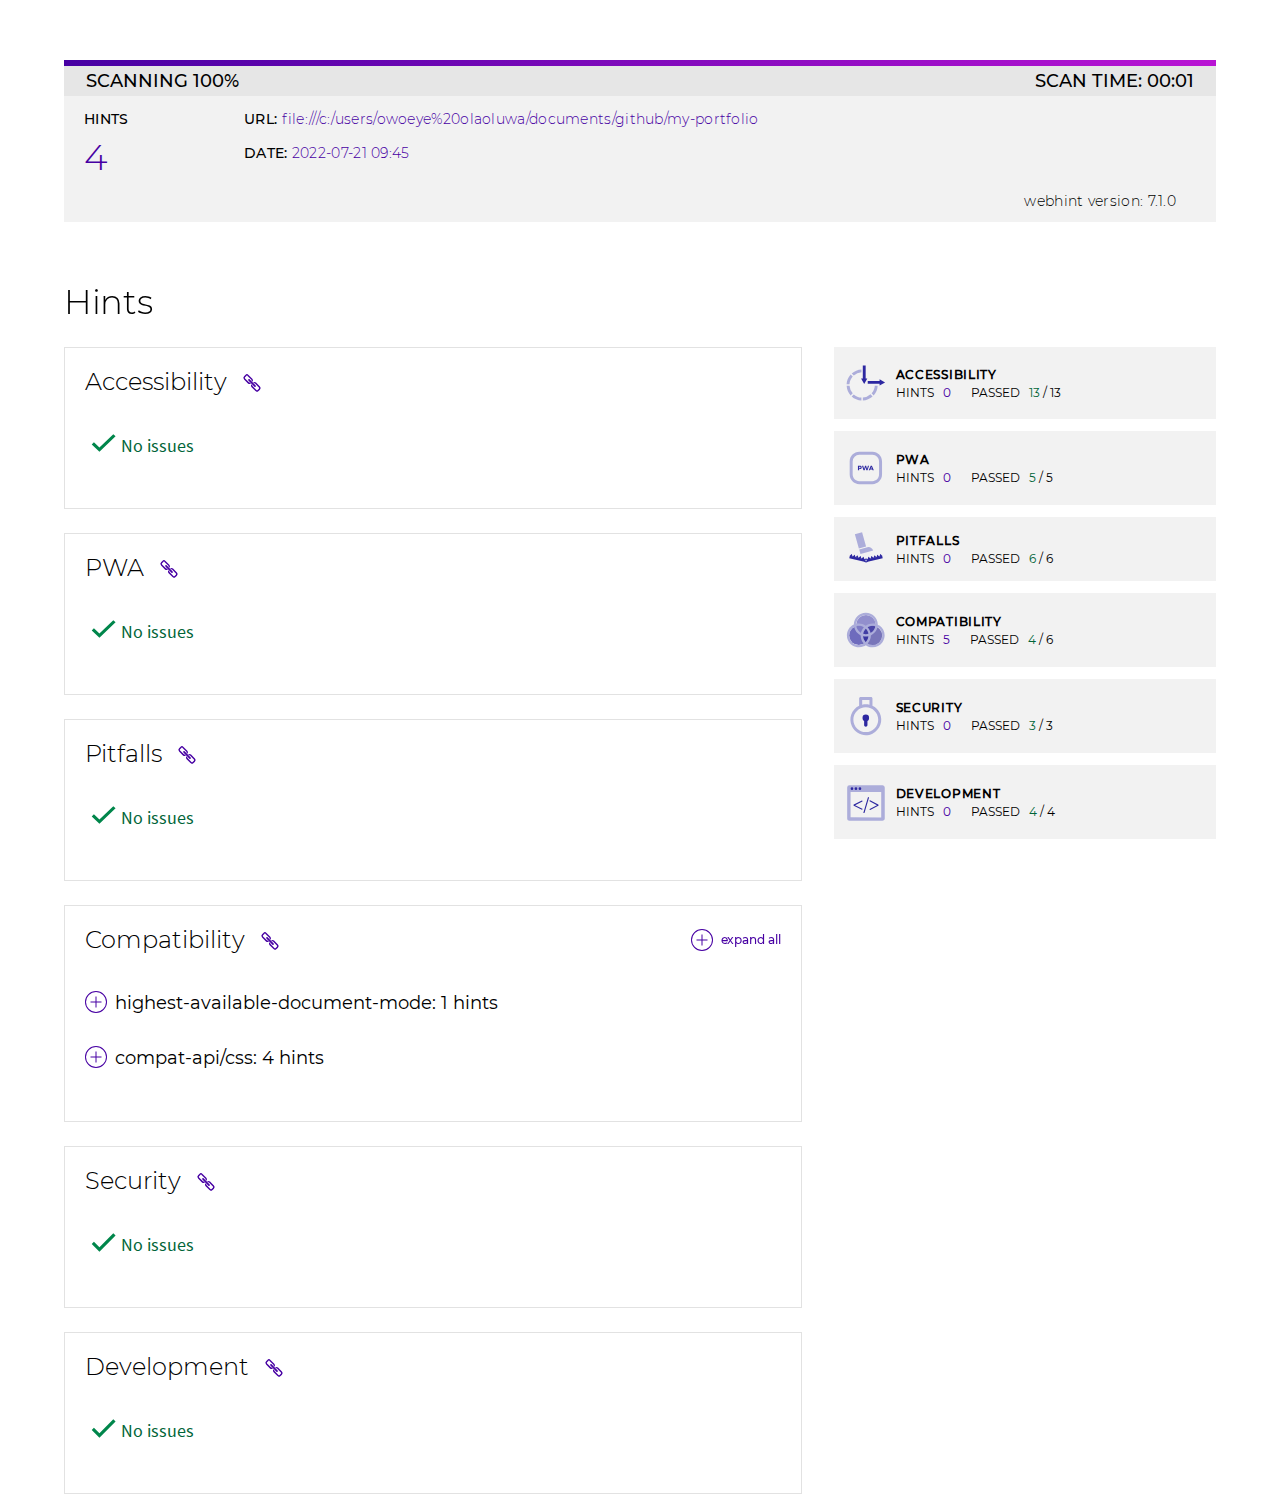
<file: hint-report/file--C--Users-Owoeye%20Olaoluwa-Documents-GitHub-MY-PORTFOLIO.html>
<!DOCTYPE html>
<html lang="en">
<head>
    <meta charset="utf-8">
    <title>Webhint</title>
    <meta name="viewport" content="width=device-width, initial-scale=1">
    
    
        <link rel="icon" href="[data-uri]">
    



    
        <style>
            /* Content from file: styles/fonts.css */
            @font-face {
    font-family: "Montserrat";
    font-style: normal;
    font-weight: 300;
    src: local("Montserrat Light"), local("Montserrat-Light"), url('[data-uri]') format("woff2"), url('[data-uri]') format("woff");
    unicode-range: U+0000-00FF, U+0131, U+0152-0153, U+02BB-02BC, U+02C6, U+02DA, U+02DC, U+2000-206F, U+2074, U+20AC, U+2122, U+2191, U+2193, U+2212, U+2215, U+FEFF, U+FFFD;
}

@font-face {
    font-family: "Montserrat";
    font-style: normal;
    font-weight: 400;
    src: local("Montserrat Regular"), local("Montserrat-Regular"), url('[data-uri]') format("woff2"), url('[data-uri]') format("woff");
    unicode-range: U+0000-00FF, U+0131, U+0152-0153, U+02BB-02BC, U+02C6, U+02DA, U+02DC, U+2000-206F, U+2074, U+20AC, U+2122, U+2191, U+2193, U+2212, U+2215, U+FEFF, U+FFFD;
}

@font-face {
    font-family: "Montserrat";
    font-style: normal;
    font-weight: 500;
    src: local("Montserrat Medium"), local("Montserrat-Medium"), url('[data-uri]') format("woff2"), url('[data-uri]') format("woff");
    unicode-range: U+0000-00FF, U+0131, U+0152-0153, U+02BB-02BC, U+02C6, U+02DA, U+02DC, U+2000-206F, U+2074, U+20AC, U+2122, U+2191, U+2193, U+2212, U+2215, U+FEFF, U+FFFD;
}

@font-face {
    font-family: "Source Sans Pro";
    font-style: normal;
    font-weight: 400;
    src: local("Source Sans Pro Regular"), local("SourceSansPro-Regular"), url('[data-uri]') format("woff2"), url('[data-uri]') format("woff");
    unicode-range: U+0000-00FF, U+0131, U+0152-0153, U+02BB-02BC, U+02C6, U+02DA, U+02DC, U+2000-206F, U+2074, U+20AC, U+2122, U+2191, U+2193, U+2212, U+2215, U+FEFF, U+FFFD;
}

        </style>
    
        <style>
            /* Content from file: styles/base.css */
            /*
 *	BASE
 * =============================================
 */

* {
    box-sizing: border-box;
    margin: 0;
    padding: 0;
}

a {
    text-decoration: none;
}

a:hover {
    text-decoration: underline;
}

button, input, select {
    font: inherit;
}

img {
    border: 0;
}

/* Style focusable elements that need focus ring. Others reset and receive border styles in controls/color.css */
a:focus,
li:focus,
ul:focus,
button:focus,
summary:focus,
[tabindex="0"]:focus {
    outline: 1px dashed;
}

/*
Vertical rhythm
Sets a margin on select block level elements that have a previous sibling.
 */

* + p,
* + ol,
* + ul,
* + dl,
* + fieldset,
* + label,
* + pre,
* + blockquote,
* + img {
    margin-top: 2.4rem;
}

        </style>
    
        <style>
            /* Content from file: styles/controls.css */
            /*
 * BUTTONS
 * ---------------------------------------------
 */

button,
a.button {
    min-width: 16rem;
    max-width: 100%;
    border: 1px solid transparent;

    /* needed to override Chrome styles */
    border-radius: 0;
    padding: 1.2rem 1.6rem;

    color: #fff;
    letter-spacing: .1rem;
    text-transform: uppercase;

    overflow: hidden;
    white-space: nowrap;
    text-overflow: ellipsis;

    /* needed for .button as doesn’t always get default control behaviours */
    display: inline-block;
    text-align: center;
    cursor: pointer;
}

button:hover,
button:focus,
.button:hover,
.button:focus {
    border-color: hsla(0, 0%, 0%, .4);
}

button:active,
.button:active {
    border-color: transparent;
    background-color: hsla(0, 0%, 0%, .4);
}

        </style>
    
        <style>
            /* Content from file: styles/type.css */
            /*
 * TYPOGRAPHY
 * =============================================
 */

/*
    Base font size: 10px for easy rem to px conversion.
    Use % so if user increases their default font-size, it doesn’t wipe that out
*/
html {
    font-size: 62.5%;
}

/* use em rather than rem due to IE9–10 rem in font shorthand bug. */
body {
    font: 1.8em/1.4 base, "Source Sans Pro", Verdana, sans-serif;
}

/*	Headings and Captions */

/* only elements get top margin. Semantic classes only get the font/text styles */
h1,
h2,
h3,
h4,
h5,
button,
legend,
.headline,
.heading,
.subheading,
.title,
.subtitle,
.subtitle--alt,
.caption--alt,
.button,
.button--alt,
.scan-heading,
.category,
.rule-list,
.rule-title,
.rule-tile__category,
[class*="-badge"],
.scan-overview,
.docs-button,
.anchor-top,
.feature__cta {
    font-family: "Montserrat", sans-serif;
}


h1,
h2,
.headline,
.heading,
.scan-heading {
    letter-spacing: -.01em;

    position: relative;
    max-width: 64rem;
    z-index: 1;
}

.headline::before,
.heading::before {
    content: "";
    position: absolute;
    left: 0;
    top: -.5rem;
    height: .5rem;
    width: 5rem;
}

h1,
h2,
h3,
h6,
caption,
.headline,
.heading,
.subheading,
.title,
.subcaption {
    font-weight: 300;
    line-height: 1.2;
}

h3,
h4,
.title,
.subtitle,
.subtitle--alt {
    font-weight: 300;
}

h2,
.subheading {
    font-size: 2.6rem;
}

h3,
.title,
.scan-heading {
    font-size: 2rem;
}

h4,
caption,
.subtitle {
    font-size: 1.8rem;
}

@media (min-width: 48em) {

    h2,
    .subheading {
        font-size: 3.4rem;
    }

    h3,
    .title {
        font-size: 2.4rem;
    }

    h4,
    caption,
    .subtitle {
        font-size: 2rem;
    }

}

/* Maximum line lengths */
details,
p,
li {
    max-width: 64rem;
}

        </style>
    
        <style>
            /* Content from file: styles/layouts.css */
            /*
 * LAYOUTS
 * =============================================
 * @Dependencies: base.css, structure.css
 */

.container::after,
.layout::after,
.module::after {
    display: block;
    clear: both;
    content: "";
}

.layout {
    margin-right: 0;
    margin-left: 0;
}

.module {
    margin-top: 2.4rem;
    width: 100%;
}

.module:first-child {
    margin-top: 0;
}

@media (min-width: 33.75em) {

    .layout {
        margin-right: -1.2rem;
        margin-left: -1.2rem;
    }

    .module {
        float: left;
        padding-right: 1.2rem;
        padding-left: 1.2rem;
    }

}

@media (min-width: 48em) {

    .layout {
        margin-left: -1.6rem;
        margin-right: -1.6rem;
    }

    .module {
        padding-right: 1.6rem;
        padding-left: 1.6rem;
    }

}

/* Primary + Secondary */

@media (min-width: 48em) {

    .module--primary,
    .module--secondary {
        float: left;
        width: 50%;
        margin-top: 0;
    }

    .layout--basic--alt .module--secondary,
    .layout--basic--offset--alt .module--secondary {
        float: right;
    }

}

@media (min-width: 60em) {

    .layout--basic .module--primary,
    .layout--basic--alt .module--primary {
        width: 62.5%;
    }

    .layout--basic .module--secondary,
    .layout--basic--alt .module--secondary {
        width: 33.333%;
    }

    .layout--basic--offset .module--primary,
    .layout--basic--offset--alt .module--primary {
        width: 58.333%;
    }

    .layout--basic--offset .module--secondary,
    .layout--basic--offset--alt .module--secondary {
        width: 37.5%;
    }

}

        </style>
    
        <style>
            /* Content from file: styles/structure.css */
            /*
 * BASIC STRUCTURE
 * =============================================
 * @Dependencies: base.css
 */

body {
    overflow-x: hidden;
}

/* Limit widths */
hr,
.container {
    max-width: 144rem;
}

/* Standard sections and subsections */
.section,
hr {
    margin-top: 4.8rem;
}



/*
Containing element goes INSIDE sections,
as some sections are full-bleed on the page.
 */

.container {
    width: 100%;
    padding-right: 1rem;
    padding-left: 1rem;
}

.container .container,
.container hr {
    width: auto;
}

@media (min-width: 48em) {

    .content > header,
    .section,
    hr {
        margin-top: 6rem;
    }

}

/* @TODO: Revert to 56.2em when extensions is removed from header */
@media (min-width: 58em) {

    hr,
    .container {
        width: 90%;
        margin-right: auto;
        margin-left: auto;
        padding-right: 0;
        padding-left: 0;
    }

}

        </style>
    
        <style>
            /* Content from file: styles/anchor-top.css */
            a.anchor-top {
    position: fixed;
    right: 2.4rem;
    bottom: 2.4rem;

    width: 5rem;
    height: 6rem;

    padding: 3.3rem 1.2rem 1rem 1.2rem;

    font-size: 1.3rem;
    background: hsla(266, 100%, 32%, .7);
    color: #fff;
    text-transform: uppercase;

    border-radius: .4rem;
}

a.anchor-top:hover, a.anchor-top:focus {
    background: hsla(266, 100%, 32%, .8);
    text-decoration: none;
}

a.anchor-top:focus {
    outline: 1px dashed #4700a3;
}

a.anchor-top:active {
    background: hsla(266, 100%, 32%, 1);
}

a.anchor-top::before {
    content: url('[data-uri]');
    display: inline-block;
    position: absolute;
    width: 2.5rem;
    top: 1.4rem;
    left: 0;
    padding: 0 1.25rem;
}

        </style>
    
        <style>
            /* Content from file: styles/scan/scan-results.css */
            /*
* SCAN RESULTS
* =============================================
* @Dependencies: base.css, structure.css, type.css
*/

.menu-open {
    overflow: hidden;
}

/* SCAN OVERVIEW */

.scan-overview {
    margin-bottom: 2.4rem;
    width: 100%;
}

.scan-overview__status {
    background-color: #e6e6e6;
    display: flex;
    font-size: 1.8rem;
    font-weight: 500;
    justify-content: space-between;
    line-height: 1.8rem;
    margin: 0;
    padding: 1.2rem 2.2rem .6rem;
    position: relative;
    text-transform: uppercase;
}

.scan-overview__status * {
    margin-top: 0;
}

.scan-overview__progress-bar {
    background-image: linear-gradient(270deg, #4700a3, #b914d4);
    background-size: 300%;
    height: 6px;
    left: 0;
    position: absolute;
    top: 0;
    transition: width 1s 0s linear;
    width: 0;
    animation: progressBarAnimation 2s ease infinite;
}

.scan-overview__progress-bar.end-animation {
    animation: none;
    background-size: 100%;
    background-image: linear-gradient(to right, #4700a3, #b914d4);
}

@keyframes progressBarAnimation {

    0% {
        background-position: 0% 50%
    }
    50% {
        background-position: 100% 50%
    }
    100% {
        background-position: 0% 50%
    }

}

.scan-overview--details {
    background-color: #f2f2f2;
    padding: 1.4rem 2rem;
    position: relative;
}

.scan-overview--debug-details {
    display: flex;
}

.scan-overview__scan-time {
    display: none;
    margin: 0;
}

.scan-overview--version {
    margin-right: 2rem;
}

.scan-overview--version .scan-overview__subheader,
.scan-overview--config .scan-overview__subheader {
    text-transform: none;
}

.scan-overview__subheader {
    font-size: 1.4rem;
    font-weight: 500;
    letter-spacing: .03rem;
    margin-top: 1.4rem;
    max-width: none;
    text-transform: uppercase;
}

.scan-overview__subheader span {
    color: #4700a3;
    font-weight: 300;
}

.scan-overview--debug-details .scan-overview__subheader {
    color: #000;
    font-weight: 300;
}

.scan-overview--debug-details .scan-overview__subheader span {
    color: #000;
}

.overview--url__url {
    text-transform: lowercase;
}

[class*="scan-overview__body--"] {
    font-size: 4.8rem;
    font-weight: 200;
    letter-spacing: .03rem;
    margin-right: 1rem;
    margin-top: .2rem;
    min-width: 15rem;
    text-transform: uppercase;
}

.scan-overview__body--purple {
    color: #4700a3;
}

.scan-overview__body__permalink {
    overflow-wrap: break-word;
    word-wrap: break-word;
}

.scan-overview__body__permalink .permalink-content {
    text-transform: none;
}

.permalink-copy {
    background-color: transparent;
    font-weight: 300;
    min-width: 2rem;
    padding: 0;
    text-align: left;
    white-space: normal;
}

.permalink-copy img {
    vertical-align: middle;
    width: 2rem;
}

.scan-overview__body__link {
    color: #000;
    display: inline-block;
    font-weight: 300;
}

@media (min-width: 33.75em) {

    .scan-overview--details {
        display: flex;
        justify-content: flex-start;
        padding-bottom: 4rem;
    }

    .scan-overview--more-details {
        display: flex;
        flex-wrap: wrap;
        justify-content: flex-start;
    }

    .scan-overview--scan-links {
        margin-right: 2rem;
    }

    .scan-overview__scan-time {
        display: block;
    }

    .scan-overview--scan-links .scan-overview__subheader {
        margin-bottom: 1.4rem;
    }

    .scan-overview--debug-details {
        bottom: 1rem;
        position: absolute;
        right: 2rem;
    }

    .scan-overview__subheader {
        margin-top: 0;
    }
}

@media (min-width: 58em) {
    [class*="scan-overview__body--"] {
        font-size: 3.6rem;
    }
}

/* OVERVIEW TILES */

.module.module--categories {
    margin-top: 0;
    width: 100%;
}

.rule-categories {
    position: fixed;
    left: 0;
    padding: 0 2rem;
    width: 100%;
    background-color: #fff;
    z-index: 5;
    bottom: calc(-100% + 5rem);
    height: calc(100% - 5rem);
    transition: bottom .5s ease-out;
}

.rule-categories.open {
    bottom: 5rem;
}

.rule-categories a {
    text-decoration: none;
}

.rule-tile--wrapper {
    border: 1px solid #979797;
    border-top: none;
    display: block;
}

.rule-tile--wrapper:first-child {
    border-top: 1px solid #979797;
}

.rule-tile {
    align-items: center;
    background-color: #f2f2f2;
    color: #000;
    display: flex;
    justify-content: space-evenly;
    padding: 1.2rem;
}

.rule-icon {
    margin-top: 0;
    max-width: 3.1rem;
    width: 100%;
}

a > .rule-tile:hover {
    background-color: rgba(64, 69, 221, 0.2);
    text-decoration: none;
}

.rule-tile__category {
    color: #000;
    flex: 1;
    font-size: 1.2rem;
    font-weight: 600;
    letter-spacing: .07rem;
    margin: 0 0 0 1rem;
    max-width: 19rem;
    text-transform: uppercase;
    white-space: nowrap;
}

.rule-tile__hints {
    color: #4700a3;
}

.rule-tile__passed {
    color: #006538;
}

.rule-tile__info {
    align-items: center;
    display: flex;
    flex-grow: 1;
    justify-content: space-between;
}

.rule-tile__results {
    display: flex;
    flex: 1;
    justify-content: space-around;
}

.rule-tile__result-wrapper {
    margin-left: 2.4rem;
    text-align: center;
}

.rule-tile__result-wrapper p {
    margin: 0;
}

.rule-tile__sub-category {
    /* move to type.css */
    font-family: "Montserrat", sans-serif;
    font-size: 1.4rem;
    font-weight: 500;
    flex: 1;
    text-transform: uppercase;
}

.show-categories {
    background-color: #4713a0;
    bottom: 0;
    height: 5rem;
    left: 0;
    position: fixed;
    text-transform: uppercase;
    width: 100%;
    z-index: 10;
}


@media (min-width: 33.75em) {

    .module.module--categories {
        float: none;
    }

    .rule-tile__category {
        font-size: 1.4rem;
    }

    .rule-tile__sub-category {
        font-size: 1.6rem;
        font-weight: 400;
    }

    .rule-icon {
        max-width: 4rem;
        max-height: 5rem;
    }

}

@media (min-width: 48em) {

    .module.module--categories {
        float: right;
        margin-top: 2.4rem;
        position: sticky;
        top: 1rem;
        width: 35%;
    }

    .module.module--results {
        width: 65%;
    }
    .show-categories {
        display: none;
    }

    .rule-categories {
        display: block;
        padding: 0;
        position: static;
    }

    .rule-tile {
        margin: 0 0 1.2rem;
    }

    .rule-tile--wrapper {
        border: none;
    }

    .rule-tile--wrapper:first-child {
        border-top: none;
    }

}

@media (min-width: 48em) and (max-width: 82.5em) {

    .rule-tile__info {
        flex-direction: column;
        justify-content: center;
        align-items: start;
    }

    .rule-tile__category {
        font-size: 1.2rem;
    }

    .rule-tile__results {
        justify-content: start;
        line-height: 1.3rem;
        margin-left: 1rem;
        width: 100%;
    }

    .rule-tile__result-wrapper {
        margin: 0;
    }

    .rule-tile__result-wrapper:first-child {
        margin-right: 2rem;
    }

    .rule-tile__result-wrapper p {
        display: inline-block;
    }

    .rule-tile__result-wrapper p span {
        margin-left: .5rem;
    }

    .rule-tile__sub-category {
        font-size: 1.2rem;
    }

}

/* SCAN DETAILS */

.rule-result {
    border: 1px solid #e2e2e2;
    margin-top: 2.4rem;
    padding: 2rem;
}

.rule-result--category {
    align-items: center;
    display: flex;
    justify-content: space-between;
    margin-bottom: 3.6rem;
}

.hint-link::after {
	position: absolute;
	content: url('[data-uri]');
	display: inline-block;
	width: 2rem;
	margin-top: .3rem;
	margin-left: 1.5rem;
}

.button-expand-all {
    background: rgba(255, 255, 255, 0) url('[data-uri]') 0 0 no-repeat;
    border: 0;
    color: #4700a3;
    font-size: 1.2rem;
    font-weight: 500;
    height: 2.2rem;
    letter-spacing: -.1px;
    line-height: 2.2rem;
    min-width: 0;
    padding: 0 0 0 3rem;
    position: relative;
}

.button-expand-all.closed {
    background-position: 0 -2.2rem;
}

.rule-result h3 {
    display: flex;
    text-transform: capitalize;
}

.rule-result--details {
    /* display: block; is necessary for Edge */
    display: block;
    margin-bottom: 3rem;
    max-width: none;
    width: 100%;
}

.rule-result--details > .rule-content {
    display: none;
}

.rule-result--details[open] > .rule-content {
    display: block;
}

.rule-title {
    cursor: pointer;
    font-size: 1.8rem;
    font-weight: 400;
    padding-left: 3rem;
    list-style: none;
}

.rule-title::-webkit-details-marker {
    display: none;
}

.rule-title::before {
    background: url('[data-uri]') no-repeat 0 -22px;
    content: "";
    height: 22px;
    position: absolute;
    width: 22px;
    margin-left: -3rem;
}

.rule-result--details[open] .rule-title::before {
    background-position: 0 0;
}

.rule-content {
    border-top: 1px solid #979797;
    display: flex;
    flex-flow: column;
    margin-top: .8rem;
}

.rule-result--details__hint-number {
    color: #4700a3;
}

.rule-result--details__hint-link,
.rule-result--details__hint-link:visited {
    color: #4700a3;
}

.rule-doc-buttons {
    background-color: #fff;
    padding-top: 1rem;
    position: sticky;
    top: 0;
    z-index: 1;
}

.rule-doc-button {
    background: #4700a3;
    display: inline-block;
    font-size: 1.4rem;
    font-weight: 500;
    padding: .6rem 3.5rem .6rem 1rem;
    position: relative;
    text-decoration: none;
}

.rule-doc-button,
.rule-doc-button:visited {
    color: #fff;
}

.rule-doc-button:nth-child(2) {
    margin-left: 1rem;
}

.rule-doc-icon {
    background: url('[data-uri]') no-repeat right center;
    height: 100%;
    position: absolute;
    right: 1rem;
    top: 0;
    width: 20px;
}

button {
    text-transform: none;
}

.rule-result--details__body {
    padding: 1.4rem 0;
    margin-left: 3rem;
}

.rule-result--details__body p {
    overflow-wrap: break-word;
    word-wrap: break-word;
}

.rule-result--details__body > * {
    margin-top: 2rem;
}

.rule-result--details__body code {
    background-color: hsla(238, 65%, 90%, .6);
    border-radius: .3rem;
    padding: .2rem .4rem;
}

.rule-result__code {
    background-color: #f4f4f4;
    margin-top: 3rem;
    padding: 2.4rem;
    /* Hanlde long urls */
    overflow-wrap: break-word;
    word-wrap: break-word;
    -ms-word-break: break-all;
    word-break: break-word;
    /* Adds a hyphen where the word breaks, if supported (No Blink) */
    -ms-hyphens: auto;
    -moz-hyphens: auto;
    -webkit-hyphens: auto;
    hyphens: auto;
}

.rule-result__code code {
    background-color: #f4f4f4;
}

/* RULE RESULT MESSAGES */

.rule-result__message--compiling {
    color: #4700a3;
    margin-top: -2.6rem;
}

.rule-result__message--compiling p,
.rule-result__message--compiling__loader {
    display: inline-block;
}

.rule-result__message--compiling p {
    padding-left: 1.6rem;
}

.rule-result__message--compiling__loader {
    animation: spin 2s linear infinite;
    border: 3px solid #f3f3f3;
    border-radius: 50%;
    border-top: 3px solid #4700a3;
    height: 2.5rem;
    width: 2.5rem;
}

.rule-result__doc--list {
    padding-left: 2rem;
    margin-top: 0;
}

/* RESULTS LOADER ANIMATION */

@keyframes spin {

    0% {
        transform: rotate(0deg);
    }
    100% {
        transform: rotate(360deg);
    }

}

.rule-result__message--passed {
    color: #006538;
    padding-left: 3.6rem;
}

.rule-result__message--passed::before {
    content: url('[data-uri]');
    height: .5rem;
    position: absolute;
    width: 2.5rem;
    margin-left: -3rem;
}

/* INTEGRATION MESSAGES */

.rule-result--details__footer-msg {
    margin: 2.4rem 0 2.4rem 3rem;
}

.rule-result--details__footer-msg p {
    display: inline-block;
}

.rule-result--details__footer-msg img {
    margin-left: 1.2rem;
    margin-top: 0;
    vertical-align: middle;
    width: 15rem;
}

.rule-result--details__footer-msg img.axe-logo {
    width: 7rem;
}

/* SCAN QUEUE */

.scan-queue-bg-wrap {
    background-color: #3035a6;
    color: #fff;
    padding-bottom: 6rem;
}

.scan-queue-bg-wrap .breadcrumb ul,
.scan-queue-bg-wrap .breadcrumb ul a,
.scan-queue-bg-wrap > .subtitle {
    color: #fff;
}

.scan-queue__permalink {
    background-color: #fff;
    color: #000;
    max-width: 64rem;
    margin: 2.4rem 0;
    padding: 2.4rem;
    word-break: break-all;
}

/* SCAN ERROR */

.scanner-cta {
    position: relative;
}

.scanner-cta__link::after {
    content: url('[data-uri]');
    display: inline-block;
    left: 21rem;
    margin-top: .2rem;
    position: absolute;
    width: .8rem;
}

.scan-error {
    margin-top: 2.4rem;
}

/* PRINT STYLES */

@media print {

    .rule-categories {
        position: relative;
        margin: 1.2rem 0 0 0;
        padding: 0;
    }

    .show-categories {
        display: none;
    }

    .rule-tiles {
        padding: .6rem 1.2rem;
    }

    .button-expand-all {
        display: none;
    }

    .rule-doc-buttons {
        position: relative;
    }

    .rule-doc-button,
    .rule-doc-button:nth-child(2) {
        border: 1px solid #4700a3;
        color: #4700a3;
        background-color: #fff;
        padding: .6rem;
    }

    .rule-doc-icon {
        display: none;
    }

    .rule-result--details,
    .rule-result--details__hint-link,
    .rule-result--details__footer-msg {
        font-size: 75%;
    }

    .rule-result--details__body {
        border-top: 1px solid #d6d6d6;
    }

    .rule-content div:nth-child(2) {
        border-top: none;
    }

    .rule-result--details__body p {
        margin: .6rem 0 0 0;
    }

    .rule-result__code {
        border: 1px solid #d6d6d6;
        margin: 1.2rem 0 0 0;
        padding: 1.2rem;
    }

    .rule-result--details__footer-msg {
        margin: .6rem 0 1.2rem 3rem;
    }

    .rule-result--details__footer-msg img.axe-logo {
        width: 3rem;
    }

    .rule-title {
        padding-left: 0;
    }

    .hint-link::after,
    .rule-title::before {
        display: none;
    }

}

        </style>
    
        <style>
            /* Content from file: styles/highlight/default.min.css */
            .hljs{display:block;overflow-x:auto;padding:0.5em;background:#F0F0F0}.hljs,.hljs-subst{color:#444}.hljs-comment{color:#888888}.hljs-keyword,.hljs-attribute,.hljs-selector-tag,.hljs-meta-keyword,.hljs-doctag,.hljs-name{font-weight:bold}.hljs-type,.hljs-string,.hljs-number,.hljs-selector-id,.hljs-selector-class,.hljs-quote,.hljs-template-tag,.hljs-deletion{color:#880000}.hljs-title,.hljs-section{color:#880000;font-weight:bold}.hljs-regexp,.hljs-symbol,.hljs-variable,.hljs-template-variable,.hljs-link,.hljs-selector-attr,.hljs-selector-pseudo{color:#BC6060}.hljs-literal{color:#78A960}.hljs-built_in,.hljs-bullet,.hljs-code,.hljs-addition{color:#397300}.hljs-meta{color:#1f7199}.hljs-meta-string{color:#4d99bf}.hljs-emphasis{font-style:italic}.hljs-strong{font-weight:bold}
        </style>
    
</head>
<body>
    <div class="section container">
    <div class="scan-overview" data-id="1658396717072" id="main">
        <div class="scan-overview__status">
            <div id="scan-percentage-bar" class="scan-overview__progress-bar end-animation" style="width: 100%"></div>
            <p>scanning <span id="scan-percentage">100%</span></p>
            <p class="scan-overview__scan-time">
                scan time: <span id="scan-time">00:01</span>
            </p>
        </div>
        <div class="scan-overview--details">
            <div class="scan-overview--hints">
                <p class="scan-overview__subheader">hints</p>
                <p class="scan-overview__body--purple large" id="total-hints">4</p>
            </div>
            <div class="scan-overview--more-details">
                <div class="scan-overview--scan-links">
                    <div class="scan-overview--url">
                        <p class="scan-overview__subheader">url: <span class="overview--url__url">file:///C:/Users/Owoeye%20Olaoluwa/Documents/GitHub/MY-PORTFOLIO</span></p>
                    </div>
                    
                        <div class="scan-overview--time-stamp">
                            <p class="scan-overview__subheader">Date: <span id="scan-date" class="overview--time-stamp__time-stamp" data-date="2022-07-21T09:45:15.985Z">2022-07-21T09:45:15.985Z</span></p>
                        </div>
                    
                </div>
                
            </div>
            <div class="scan-overview--debug-details">
                <div class="scan-overview--version">
                    <p class="scan-overview__subheader">webhint version: <span id="version">7.1.0</span></p>
                </div>
                
            </div>
        </div>
    </div>
    
    <section id="results-container" class="section container" aria-labelledby="hints" aria-live="polite">
        <h2 id="hints">Hints</h2>
        <div class="layout layout--basic--offset--alt">
            <div class="module module--secondary module--categories">
                <button aria-control="categories-list" class="show-categories" id="show-categories">Jump to category</button>
                <div class="rule-categories" id="categories-list">
                                            <a class="rule-tile--wrapper" id="summary-accessibility" href="#category-accessibility">
    <div class="rule-tile">
        <img src="[data-uri]" class="rule-icon" alt="" role="presentation">
        <div class="rule-tile__info">
            <p class="rule-tile__category">Accessibility</p>
            <div class="rule-tile__results">
                <div class="rule-tile__result-wrapper">
                    <p class="rule-tile__sub-category">hints</p>
                    <p class="rule-tile__sub-category rule-tile__hints"><span>0</span></p>
                </div>
                <div class="rule-tile__result-wrapper">
                    <p class="rule-tile__sub-category">passed</p>
                    <p class="rule-tile__sub-category"><span class="rule-tile__passed">13</span>&nbsp;/&nbsp;13</p>
                </div>
            </div>
        </div>
    </div>
</a>

                                            <a class="rule-tile--wrapper" id="summary-pwa" href="#category-pwa">
    <div class="rule-tile">
        <img src="[data-uri]" class="rule-icon" alt="" role="presentation">
        <div class="rule-tile__info">
            <p class="rule-tile__category">PWA</p>
            <div class="rule-tile__results">
                <div class="rule-tile__result-wrapper">
                    <p class="rule-tile__sub-category">hints</p>
                    <p class="rule-tile__sub-category rule-tile__hints"><span>0</span></p>
                </div>
                <div class="rule-tile__result-wrapper">
                    <p class="rule-tile__sub-category">passed</p>
                    <p class="rule-tile__sub-category"><span class="rule-tile__passed">5</span>&nbsp;/&nbsp;5</p>
                </div>
            </div>
        </div>
    </div>
</a>

                                            <a class="rule-tile--wrapper" id="summary-pitfalls" href="#category-pitfalls">
    <div class="rule-tile">
        <img src="[data-uri]" class="rule-icon" alt="" role="presentation">
        <div class="rule-tile__info">
            <p class="rule-tile__category">Pitfalls</p>
            <div class="rule-tile__results">
                <div class="rule-tile__result-wrapper">
                    <p class="rule-tile__sub-category">hints</p>
                    <p class="rule-tile__sub-category rule-tile__hints"><span>0</span></p>
                </div>
                <div class="rule-tile__result-wrapper">
                    <p class="rule-tile__sub-category">passed</p>
                    <p class="rule-tile__sub-category"><span class="rule-tile__passed">6</span>&nbsp;/&nbsp;6</p>
                </div>
            </div>
        </div>
    </div>
</a>

                                            <a class="rule-tile--wrapper" id="summary-compatibility" href="#category-compatibility">
    <div class="rule-tile">
        <img src="[data-uri]" class="rule-icon" alt="" role="presentation">
        <div class="rule-tile__info">
            <p class="rule-tile__category">Compatibility</p>
            <div class="rule-tile__results">
                <div class="rule-tile__result-wrapper">
                    <p class="rule-tile__sub-category">hints</p>
                    <p class="rule-tile__sub-category rule-tile__hints"><span>5</span></p>
                </div>
                <div class="rule-tile__result-wrapper">
                    <p class="rule-tile__sub-category">passed</p>
                    <p class="rule-tile__sub-category"><span class="rule-tile__passed">4</span>&nbsp;/&nbsp;6</p>
                </div>
            </div>
        </div>
    </div>
</a>

                                            <a class="rule-tile--wrapper" id="summary-security" href="#category-security">
    <div class="rule-tile">
        <img src="[data-uri]" class="rule-icon" alt="" role="presentation">
        <div class="rule-tile__info">
            <p class="rule-tile__category">Security</p>
            <div class="rule-tile__results">
                <div class="rule-tile__result-wrapper">
                    <p class="rule-tile__sub-category">hints</p>
                    <p class="rule-tile__sub-category rule-tile__hints"><span>0</span></p>
                </div>
                <div class="rule-tile__result-wrapper">
                    <p class="rule-tile__sub-category">passed</p>
                    <p class="rule-tile__sub-category"><span class="rule-tile__passed">3</span>&nbsp;/&nbsp;3</p>
                </div>
            </div>
        </div>
    </div>
</a>

                                            <a class="rule-tile--wrapper" id="summary-development" href="#category-development">
    <div class="rule-tile">
        <img src="[data-uri]" class="rule-icon" alt="" role="presentation">
        <div class="rule-tile__info">
            <p class="rule-tile__category">Development</p>
            <div class="rule-tile__results">
                <div class="rule-tile__result-wrapper">
                    <p class="rule-tile__sub-category">hints</p>
                    <p class="rule-tile__sub-category rule-tile__hints"><span>0</span></p>
                </div>
                <div class="rule-tile__result-wrapper">
                    <p class="rule-tile__sub-category">passed</p>
                    <p class="rule-tile__sub-category"><span class="rule-tile__passed">4</span>&nbsp;/&nbsp;4</p>
                </div>
            </div>
        </div>
    </div>
</a>

                    
                </div>
            </div>
            <div class="module module--primary module--results">
                                    <section class="rule-result" id="accessibility">
    <div class="rule-result--category">
        <h3 id="category-accessibility">Accessibility <a href="#category-accessibility" class="hint-link" title="Accessibility"></a></h3>
        
    </div>
    
        <div class="rule-result--details">
    <div class="rule-result__message--passed">
        <p>No issues</p>
    </div>
</div>

    
</section>

                                    <section class="rule-result" id="pwa">
    <div class="rule-result--category">
        <h3 id="category-pwa">PWA <a href="#category-pwa" class="hint-link" title="PWA"></a></h3>
        
    </div>
    
        <div class="rule-result--details">
    <div class="rule-result__message--passed">
        <p>No issues</p>
    </div>
</div>

    
</section>

                                    <section class="rule-result" id="pitfalls">
    <div class="rule-result--category">
        <h3 id="category-pitfalls">Pitfalls <a href="#category-pitfalls" class="hint-link" title="Pitfalls"></a></h3>
        
    </div>
    
        <div class="rule-result--details">
    <div class="rule-result__message--passed">
        <p>No issues</p>
    </div>
</div>

    
</section>

                                    <section class="rule-result" id="compatibility">
    <div class="rule-result--category">
        <h3 id="category-compatibility">Compatibility <a href="#category-compatibility" class="hint-link" title="Compatibility"></a></h3>
        
            <button title="expand" class="button-expand-all expanded">close all</button>

        
    </div>
    
        
            <details open class="rule-result--details" id="highest-available-document-mode" aria-expanded="true" role="group">
    <summary class="rule-title" title="show highest-available-document-mode&#39;s result details" role="button">highest-available-document-mode: 1 hints</summary>
    <div class="rule-content">
        
        <div class="rule-doc-buttons">
            <a class="rule-doc-button" rel="noopener noreferrer" target="_blank" href="https://webhint.io/docs/user-guide/hints/hint-highest-available-document-mode/#why-is-this-important"
                title="highest-available-document-mode - Why is this important">
                Why is this important <span class="rule-doc-icon"></span>
            </a>

            <a class="rule-doc-button" rel="noopener noreferrer" target="_blank" href="https://webhint.io/docs/user-guide/hints/hint-highest-available-document-mode/#examples-that-pass-the-hint"
                title="highest-available-document-mode - How to fix it">
                How to fix it <span class="rule-doc-icon"></span>
            </a>
        </div>
        
        
            <div class="rule-result--details__body">
                <p id="hint-highest-available-document-mode-1">
                    <span class="rule-result--details__hint-number">hint #1:</span> The &#39;x-ua-compatible&#39; meta element should not be specified as it is not needed. <a href="#hint-highest-available-document-mode-1" class="hint-link" title="highest-available-document-mode: hint #1"></a>
                </p>
                
                <p>
                    <a class="rule-result--details__hint-link" target="_blank" rel="noopener noreferrer" href="file:///C:/Users/Owoeye%20Olaoluwa/Documents/GitHub/MY-PORTFOLIO/index.html">
                        file:///C:/Users/Owoeye … PORTFOLIO/index.html
                    </a>
                </p>
                
                
                <div class="rule-result__code">
                    <code class="">&lt;meta http-equiv=&#34;X-UA-Compatible&#34; content=&#34;IE=edge&#34;&gt;</code>
                </div>
                
                
            </div>
            
        
    </div>
</details>

        
            <details open class="rule-result--details" id="compat-api/css" aria-expanded="true" role="group">
    <summary class="rule-title" title="show compat-api/css&#39;s result details" role="button">compat-api/css: 4 hints</summary>
    <div class="rule-content">
        
        <div class="rule-doc-buttons">
            <a class="rule-doc-button" rel="noopener noreferrer" target="_blank" href="https://webhint.io/docs/user-guide/hints/hint-compat-api/css/#why-is-this-important"
                title="compat-api/css - Why is this important">
                Why is this important <span class="rule-doc-icon"></span>
            </a>

            <a class="rule-doc-button" rel="noopener noreferrer" target="_blank" href="https://webhint.io/docs/user-guide/hints/hint-compat-api/css/#examples-that-pass-the-hint"
                title="compat-api/css - How to fix it">
                How to fix it <span class="rule-doc-icon"></span>
            </a>
        </div>
        
        
            <div class="rule-result--details__body">
                <p id="hint-compat-api/css-1">
                    <span class="rule-result--details__hint-number">hint #1:</span> &#39;text-justify&#39; is not supported by Chrome, Chrome Android, Opera, Safari, Safari on iOS, Samsung Internet. <a href="#hint-compat-api/css-1" class="hint-link" title="compat-api/css: hint #1"></a>
                </p>
                
                <p>
                    <a class="rule-result--details__hint-link" target="_blank" rel="noopener noreferrer" href="file:///C:/Users/Owoeye%20Olaoluwa/Documents/GitHub/MY-PORTFOLIO/CSSfiles/main.css">
                        file:///C:/Users/Owoeye … RTFOLIO/CSSfiles/main.css
                    </a>
                </p>
                
                
                <div class="rule-result__code">
                    <code class="css">@media (max-width: 768px) {
    .skill {
        text-justify: center;
    }
}</code>
                </div>
                
                
                <div class="rule-result__doc">
                    <h4>Further Reading</h4>
                    <ul class="rule-result__doc--list">
                        
                            <li><a href="https://developer.mozilla.org/docs/Web/CSS/text-justify" target="_blank" rel="noopener noreferrer">Learn more about this CSS feature on MDN</a></li>
                        
                    </ul>
                </div>
                
            </div>
            
        
            <div class="rule-result--details__body">
                <p id="hint-compat-api/css-2">
                    <span class="rule-result--details__hint-number">hint #2:</span> &#39;text-justify&#39; is not supported by Chrome, Chrome Android, Opera, Safari, Safari on iOS, Samsung Internet. <a href="#hint-compat-api/css-2" class="hint-link" title="compat-api/css: hint #2"></a>
                </p>
                
                <p>
                    <a class="rule-result--details__hint-link" target="_blank" rel="noopener noreferrer" href="file:///C:/Users/Owoeye%20Olaoluwa/Documents/GitHub/MY-PORTFOLIO/CSSfiles/main.css">
                        file:///C:/Users/Owoeye … RTFOLIO/CSSfiles/main.css
                    </a>
                </p>
                
                
                <div class="rule-result__code">
                    <code class="css">@media screen and (min-width: 768px) {
    .skill {
        text-justify: center;
    }
}</code>
                </div>
                
                
                <div class="rule-result__doc">
                    <h4>Further Reading</h4>
                    <ul class="rule-result__doc--list">
                        
                            <li><a href="https://developer.mozilla.org/docs/Web/CSS/text-justify" target="_blank" rel="noopener noreferrer">Learn more about this CSS feature on MDN</a></li>
                        
                    </ul>
                </div>
                
            </div>
            
        
            <div class="rule-result--details__body">
                <p id="hint-compat-api/css-3">
                    <span class="rule-result--details__hint-number">hint #3:</span> &#39;text-justify&#39; is not supported by Chrome, Chrome Android, Opera, Safari, Safari on iOS, Samsung Internet. <a href="#hint-compat-api/css-3" class="hint-link" title="compat-api/css: hint #3"></a>
                </p>
                
                <p>
                    <a class="rule-result--details__hint-link" target="_blank" rel="noopener noreferrer" href="file:///C:/Users/Owoeye%20Olaoluwa/Documents/GitHub/MY-PORTFOLIO/CSSfiles/main.scss">
                        file:///C:/Users/Owoeye … TFOLIO/CSSfiles/main.scss
                    </a>
                </p>
                
                
                <div class="rule-result__code">
                    <code class="css">@media (max-width: 768px) {
    .skill {
        text-justify: center;
    }
}</code>
                </div>
                
                
                <div class="rule-result__doc">
                    <h4>Further Reading</h4>
                    <ul class="rule-result__doc--list">
                        
                            <li><a href="https://developer.mozilla.org/docs/Web/CSS/text-justify" target="_blank" rel="noopener noreferrer">Learn more about this CSS feature on MDN</a></li>
                        
                    </ul>
                </div>
                
            </div>
            
        
            <div class="rule-result--details__body">
                <p id="hint-compat-api/css-4">
                    <span class="rule-result--details__hint-number">hint #4:</span> &#39;text-justify&#39; is not supported by Chrome, Chrome Android, Opera, Safari, Safari on iOS, Samsung Internet. <a href="#hint-compat-api/css-4" class="hint-link" title="compat-api/css: hint #4"></a>
                </p>
                
                <p>
                    <a class="rule-result--details__hint-link" target="_blank" rel="noopener noreferrer" href="file:///C:/Users/Owoeye%20Olaoluwa/Documents/GitHub/MY-PORTFOLIO/CSSfiles/main.scss">
                        file:///C:/Users/Owoeye … TFOLIO/CSSfiles/main.scss
                    </a>
                </p>
                
                
                <div class="rule-result__code">
                    <code class="css">@media screen and (min-width: 768px) {
    .skill {
        text-justify: center;
    }
}</code>
                </div>
                
                
                <div class="rule-result__doc">
                    <h4>Further Reading</h4>
                    <ul class="rule-result__doc--list">
                        
                            <li><a href="https://developer.mozilla.org/docs/Web/CSS/text-justify" target="_blank" rel="noopener noreferrer">Learn more about this CSS feature on MDN</a></li>
                        
                    </ul>
                </div>
                
            </div>
            
        
    </div>
</details>

        
    
</section>

                                    <section class="rule-result" id="security">
    <div class="rule-result--category">
        <h3 id="category-security">Security <a href="#category-security" class="hint-link" title="Security"></a></h3>
        
    </div>
    
        <div class="rule-result--details">
    <div class="rule-result__message--passed">
        <p>No issues</p>
    </div>
</div>

    
</section>

                                    <section class="rule-result" id="development">
    <div class="rule-result--category">
        <h3 id="category-development">Development <a href="#category-development" class="hint-link" title="Development"></a></h3>
        
    </div>
    
        <div class="rule-result--details">
    <div class="rule-result__message--passed">
        <p>No issues</p>
    </div>
</div>

    
</section>

                
            </div>
        </div>
    </section>
    
</div>

    <a href="#main" class="anchor-top" hidden aria-label="back to top">top</a>

    
        <script>
            /* Content from file: js/highlight/highlight.min.js */
            /* eslint-disable */

/*! highlight.js v9.12.0 | BSD3 License | git.io/hljslicense */
!function(e){var t="object"==typeof window&&window||"object"==typeof self&&self;"undefined"!=typeof exports?e(exports):t&&(t.hljs=e({}),"function"==typeof define&&define.amd&&define([],function(){return t.hljs}))}(function(e){function t(e){return e.replace(/&/g,"&amp;").replace(/</g,"&lt;").replace(/>/g,"&gt;")}function r(e){return e.nodeName.toLowerCase()}function a(e,t){var r=e&&e.exec(t);return r&&0===r.index}function n(e){return E.test(e)}function i(e){var t,r,a,i,s=e.className+" ";if(s+=e.parentNode?e.parentNode.className:"",r=M.exec(s))return w(r[1])?r[1]:"no-highlight";for(s=s.split(/\s+/),t=0,a=s.length;a>t;t++)if(i=s[t],n(i)||w(i))return i}function s(e){var t,r={},a=Array.prototype.slice.call(arguments,1);for(t in e)r[t]=e[t];return a.forEach(function(e){for(t in e)r[t]=e[t]}),r}function c(e){var t=[];return function a(e,n){for(var i=e.firstChild;i;i=i.nextSibling)3===i.nodeType?n+=i.nodeValue.length:1===i.nodeType&&(t.push({event:"start",offset:n,node:i}),n=a(i,n),r(i).match(/br|hr|img|input/)||t.push({event:"stop",offset:n,node:i}));return n}(e,0),t}function o(e,a,n){function i(){return e.length&&a.length?e[0].offset!==a[0].offset?e[0].offset<a[0].offset?e:a:"start"===a[0].event?e:a:e.length?e:a}function s(e){function a(e){return" "+e.nodeName+'="'+t(e.value).replace('"',"&quot;")+'"'}u+="<"+r(e)+N.map.call(e.attributes,a).join("")+">"}function c(e){u+="</"+r(e)+">"}function o(e){("start"===e.event?s:c)(e.node)}for(var l=0,u="",d=[];e.length||a.length;){var b=i();if(u+=t(n.substring(l,b[0].offset)),l=b[0].offset,b===e){d.reverse().forEach(c);do o(b.splice(0,1)[0]),b=i();while(b===e&&b.length&&b[0].offset===l);d.reverse().forEach(s)}else"start"===b[0].event?d.push(b[0].node):d.pop(),o(b.splice(0,1)[0])}return u+t(n.substr(l))}function l(e){return e.v&&!e.cached_variants&&(e.cached_variants=e.v.map(function(t){return s(e,{v:null},t)})),e.cached_variants||e.eW&&[s(e)]||[e]}function u(e){function t(e){return e&&e.source||e}function r(r,a){return new RegExp(t(r),"m"+(e.cI?"i":"")+(a?"g":""))}function a(n,i){if(!n.compiled){if(n.compiled=!0,n.k=n.k||n.bK,n.k){var s={},c=function(t,r){e.cI&&(r=r.toLowerCase()),r.split(" ").forEach(function(e){var r=e.split("|");s[r[0]]=[t,r[1]?Number(r[1]):1]})};"string"==typeof n.k?c("keyword",n.k):k(n.k).forEach(function(e){c(e,n.k[e])}),n.k=s}n.lR=r(n.l||/\w+/,!0),i&&(n.bK&&(n.b="\\b("+n.bK.split(" ").join("|")+")\\b"),n.b||(n.b=/\B|\b/),n.bR=r(n.b),n.e||n.eW||(n.e=/\B|\b/),n.e&&(n.eR=r(n.e)),n.tE=t(n.e)||"",n.eW&&i.tE&&(n.tE+=(n.e?"|":"")+i.tE)),n.i&&(n.iR=r(n.i)),null==n.r&&(n.r=1),n.c||(n.c=[]),n.c=Array.prototype.concat.apply([],n.c.map(function(e){return l("self"===e?n:e)})),n.c.forEach(function(e){a(e,n)}),n.starts&&a(n.starts,i);var o=n.c.map(function(e){return e.bK?"\\.?("+e.b+")\\.?":e.b}).concat([n.tE,n.i]).map(t).filter(Boolean);n.t=o.length?r(o.join("|"),!0):{exec:function(){return null}}}}a(e)}function d(e,r,n,i){function s(e,t){var r,n;for(r=0,n=t.c.length;n>r;r++)if(a(t.c[r].bR,e))return t.c[r]}function c(e,t){if(a(e.eR,t)){for(;e.endsParent&&e.parent;)e=e.parent;return e}return e.eW?c(e.parent,t):void 0}function o(e,t){return!n&&a(t.iR,e)}function l(e,t){var r=v.cI?t[0].toLowerCase():t[0];return e.k.hasOwnProperty(r)&&e.k[r]}function p(e,t,r,a){var n=a?"":L.classPrefix,i='<span class="'+n,s=r?"":R;return i+=e+'">',i+t+s}function m(){var e,r,a,n;if(!N.k)return t(E);for(n="",r=0,N.lR.lastIndex=0,a=N.lR.exec(E);a;)n+=t(E.substring(r,a.index)),e=l(N,a),e?(M+=e[1],n+=p(e[0],t(a[0]))):n+=t(a[0]),r=N.lR.lastIndex,a=N.lR.exec(E);return n+t(E.substr(r))}function f(){var e="string"==typeof N.sL;if(e&&!x[N.sL])return t(E);var r=e?d(N.sL,E,!0,k[N.sL]):b(E,N.sL.length?N.sL:void 0);return N.r>0&&(M+=r.r),e&&(k[N.sL]=r.top),p(r.language,r.value,!1,!0)}function g(){C+=null!=N.sL?f():m(),E=""}function _(e){C+=e.cN?p(e.cN,"",!0):"",N=Object.create(e,{parent:{value:N}})}function h(e,t){if(E+=e,null==t)return g(),0;var r=s(t,N);if(r)return r.skip?E+=t:(r.eB&&(E+=t),g(),r.rB||r.eB||(E=t)),_(r,t),r.rB?0:t.length;var a=c(N,t);if(a){var n=N;n.skip?E+=t:(n.rE||n.eE||(E+=t),g(),n.eE&&(E=t));do N.cN&&(C+=R),N.skip||(M+=N.r),N=N.parent;while(N!==a.parent);return a.starts&&_(a.starts,""),n.rE?0:t.length}if(o(t,N))throw new Error('Illegal lexeme "'+t+'" for mode "'+(N.cN||"<unnamed>")+'"');return E+=t,t.length||1}var v=w(e);if(!v)throw new Error('Unknown language: "'+e+'"');u(v);var y,N=i||v,k={},C="";for(y=N;y!==v;y=y.parent)y.cN&&(C=p(y.cN,"",!0)+C);var E="",M=0;try{for(var B,S,$=0;;){if(N.t.lastIndex=$,B=N.t.exec(r),!B)break;S=h(r.substring($,B.index),B[0]),$=B.index+S}for(h(r.substr($)),y=N;y.parent;y=y.parent)y.cN&&(C+=R);return{r:M,value:C,language:e,top:N}}catch(A){if(A.message&&-1!==A.message.indexOf("Illegal"))return{r:0,value:t(r)};throw A}}function b(e,r){r=r||L.languages||k(x);var a={r:0,value:t(e)},n=a;return r.filter(w).forEach(function(t){var r=d(t,e,!1);r.language=t,r.r>n.r&&(n=r),r.r>a.r&&(n=a,a=r)}),n.language&&(a.second_best=n),a}function p(e){return L.tabReplace||L.useBR?e.replace(B,function(e,t){return L.useBR&&"\n"===e?"<br>":L.tabReplace?t.replace(/\t/g,L.tabReplace):""}):e}function m(e,t,r){var a=t?C[t]:r,n=[e.trim()];return e.match(/\bhljs\b/)||n.push("hljs"),-1===e.indexOf(a)&&n.push(a),n.join(" ").trim()}function f(e){var t,r,a,s,l,u=i(e);n(u)||(L.useBR?(t=document.createElementNS("http://www.w3.org/1999/xhtml","div"),t.innerHTML=e.innerHTML.replace(/\n/g,"").replace(/<br[ \/]*>/g,"\n")):t=e,l=t.textContent,a=u?d(u,l,!0):b(l),r=c(t),r.length&&(s=document.createElementNS("http://www.w3.org/1999/xhtml","div"),s.innerHTML=a.value,a.value=o(r,c(s),l)),a.value=p(a.value),e.innerHTML=a.value,e.className=m(e.className,u,a.language),e.result={language:a.language,re:a.r},a.second_best&&(e.second_best={language:a.second_best.language,re:a.second_best.r}))}function g(e){L=s(L,e)}function _(){if(!_.called){_.called=!0;var e=document.querySelectorAll("pre code");N.forEach.call(e,f)}}function h(){addEventListener("DOMContentLoaded",_,!1),addEventListener("load",_,!1)}function v(t,r){var a=x[t]=r(e);a.aliases&&a.aliases.forEach(function(e){C[e]=t})}function y(){return k(x)}function w(e){return e=(e||"").toLowerCase(),x[e]||x[C[e]]}var N=[],k=Object.keys,x={},C={},E=/^(no-?highlight|plain|text)$/i,M=/\blang(?:uage)?-([\w-]+)\b/i,B=/((^(<[^>]+>|\t|)+|(?:\n)))/gm,R="</span>",L={classPrefix:"hljs-",tabReplace:null,useBR:!1,languages:void 0};return e.highlight=d,e.highlightAuto=b,e.fixMarkup=p,e.highlightBlock=f,e.configure=g,e.initHighlighting=_,e.initHighlightingOnLoad=h,e.registerLanguage=v,e.listLanguages=y,e.getLanguage=w,e.inherit=s,e.IR="[a-zA-Z]\\w*",e.UIR="[a-zA-Z_]\\w*",e.NR="\\b\\d+(\\.\\d+)?",e.CNR="(-?)(\\b0[xX][a-fA-F0-9]+|(\\b\\d+(\\.\\d*)?|\\.\\d+)([eE][-+]?\\d+)?)",e.BNR="\\b(0b[01]+)",e.RSR="!|!=|!==|%|%=|&|&&|&=|\\*|\\*=|\\+|\\+=|,|-|-=|/=|/|:|;|<<|<<=|<=|<|===|==|=|>>>=|>>=|>=|>>>|>>|>|\\?|\\[|\\{|\\(|\\^|\\^=|\\||\\|=|\\|\\||~",e.BE={b:"\\\\[\\s\\S]",r:0},e.ASM={cN:"string",b:"'",e:"'",i:"\\n",c:[e.BE]},e.QSM={cN:"string",b:'"',e:'"',i:"\\n",c:[e.BE]},e.PWM={b:/\b(a|an|the|are|I'm|isn't|don't|doesn't|won't|but|just|should|pretty|simply|enough|gonna|going|wtf|so|such|will|you|your|they|like|more)\b/},e.C=function(t,r,a){var n=e.inherit({cN:"comment",b:t,e:r,c:[]},a||{});return n.c.push(e.PWM),n.c.push({cN:"doctag",b:"(?:TODO|FIXME|NOTE|BUG|XXX):",r:0}),n},e.CLCM=e.C("//","$"),e.CBCM=e.C("/\\*","\\*/"),e.HCM=e.C("#","$"),e.NM={cN:"number",b:e.NR,r:0},e.CNM={cN:"number",b:e.CNR,r:0},e.BNM={cN:"number",b:e.BNR,r:0},e.CSSNM={cN:"number",b:e.NR+"(%|em|ex|ch|rem|vw|vh|vmin|vmax|cm|mm|in|pt|pc|px|deg|grad|rad|turn|s|ms|Hz|kHz|dpi|dpcm|dppx)?",r:0},e.RM={cN:"regexp",b:/\//,e:/\/[gimuy]*/,i:/\n/,c:[e.BE,{b:/\[/,e:/\]/,r:0,c:[e.BE]}]},e.TM={cN:"title",b:e.IR,r:0},e.UTM={cN:"title",b:e.UIR,r:0},e.METHOD_GUARD={b:"\\.\\s*"+e.UIR,r:0},e.registerLanguage("apache",function(e){var t={cN:"number",b:"[\\$%]\\d+"};return{aliases:["apacheconf"],cI:!0,c:[e.HCM,{cN:"section",b:"</?",e:">"},{cN:"attribute",b:/\w+/,r:0,k:{nomarkup:"order deny allow setenv rewriterule rewriteengine rewritecond documentroot sethandler errordocument loadmodule options header listen serverroot servername"},starts:{e:/$/,r:0,k:{literal:"on off all"},c:[{cN:"meta",b:"\\s\\[",e:"\\]$"},{cN:"variable",b:"[\\$%]\\{",e:"\\}",c:["self",t]},t,e.QSM]}}],i:/\S/}}),e.registerLanguage("bash",function(e){var t={cN:"variable",v:[{b:/\$[\w\d#@][\w\d_]*/},{b:/\$\{(.*?)}/}]},r={cN:"string",b:/"/,e:/"/,c:[e.BE,t,{cN:"variable",b:/\$\(/,e:/\)/,c:[e.BE]}]},a={cN:"string",b:/'/,e:/'/};return{aliases:["sh","zsh"],l:/\b-?[a-z\._]+\b/,k:{keyword:"if then else elif fi for while in do done case esac function",literal:"true false",built_in:"break cd continue eval exec exit export getopts hash pwd readonly return shift test times trap umask unset alias bind builtin caller command declare echo enable help let local logout mapfile printf read readarray source type typeset ulimit unalias set shopt autoload bg bindkey bye cap chdir clone comparguments compcall compctl compdescribe compfiles compgroups compquote comptags comptry compvalues dirs disable disown echotc echoti emulate fc fg float functions getcap getln history integer jobs kill limit log noglob popd print pushd pushln rehash sched setcap setopt stat suspend ttyctl unfunction unhash unlimit unsetopt vared wait whence where which zcompile zformat zftp zle zmodload zparseopts zprof zpty zregexparse zsocket zstyle ztcp",_:"-ne -eq -lt -gt -f -d -e -s -l -a"},c:[{cN:"meta",b:/^#![^\n]+sh\s*$/,r:10},{cN:"function",b:/\w[\w\d_]*\s*\(\s*\)\s*\{/,rB:!0,c:[e.inherit(e.TM,{b:/\w[\w\d_]*/})],r:0},e.HCM,r,a,t]}}),e.registerLanguage("coffeescript",function(e){var t={keyword:"in if for while finally new do return else break catch instanceof throw try this switch continue typeof delete debugger super yield import export from as default await then unless until loop of by when and or is isnt not",literal:"true false null undefined yes no on off",built_in:"npm require console print module global window document"},r="[A-Za-z$_][0-9A-Za-z$_]*",a={cN:"subst",b:/#\{/,e:/}/,k:t},n=[e.BNM,e.inherit(e.CNM,{starts:{e:"(\\s*/)?",r:0}}),{cN:"string",v:[{b:/'''/,e:/'''/,c:[e.BE]},{b:/'/,e:/'/,c:[e.BE]},{b:/"""/,e:/"""/,c:[e.BE,a]},{b:/"/,e:/"/,c:[e.BE,a]}]},{cN:"regexp",v:[{b:"///",e:"///",c:[a,e.HCM]},{b:"//[gim]*",r:0},{b:/\/(?![ *])(\\\/|.)*?\/[gim]*(?=\W|$)/}]},{b:"@"+r},{sL:"javascript",eB:!0,eE:!0,v:[{b:"```",e:"```"},{b:"`",e:"`"}]}];a.c=n;var i=e.inherit(e.TM,{b:r}),s="(\\(.*\\))?\\s*\\B[-=]>",c={cN:"params",b:"\\([^\\(]",rB:!0,c:[{b:/\(/,e:/\)/,k:t,c:["self"].concat(n)}]};return{aliases:["coffee","cson","iced"],k:t,i:/\/\*/,c:n.concat([e.C("###","###"),e.HCM,{cN:"function",b:"^\\s*"+r+"\\s*=\\s*"+s,e:"[-=]>",rB:!0,c:[i,c]},{b:/[:\(,=]\s*/,r:0,c:[{cN:"function",b:s,e:"[-=]>",rB:!0,c:[c]}]},{cN:"class",bK:"class",e:"$",i:/[:="\[\]]/,c:[{bK:"extends",eW:!0,i:/[:="\[\]]/,c:[i]},i]},{b:r+":",e:":",rB:!0,rE:!0,r:0}])}}),e.registerLanguage("cpp",function(e){var t={cN:"keyword",b:"\\b[a-z\\d_]*_t\\b"},r={cN:"string",v:[{b:'(u8?|U)?L?"',e:'"',i:"\\n",c:[e.BE]},{b:'(u8?|U)?R"',e:'"',c:[e.BE]},{b:"'\\\\?.",e:"'",i:"."}]},a={cN:"number",v:[{b:"\\b(0b[01']+)"},{b:"(-?)\\b([\\d']+(\\.[\\d']*)?|\\.[\\d']+)(u|U|l|L|ul|UL|f|F|b|B)"},{b:"(-?)(\\b0[xX][a-fA-F0-9']+|(\\b[\\d']+(\\.[\\d']*)?|\\.[\\d']+)([eE][-+]?[\\d']+)?)"}],r:0},n={cN:"meta",b:/#\s*[a-z]+\b/,e:/$/,k:{"meta-keyword":"if else elif endif define undef warning error line pragma ifdef ifndef include"},c:[{b:/\\\n/,r:0},e.inherit(r,{cN:"meta-string"}),{cN:"meta-string",b:/<[^\n>]*>/,e:/$/,i:"\\n"},e.CLCM,e.CBCM]},i=e.IR+"\\s*\\(",s={keyword:"int float while private char catch import module export virtual operator sizeof dynamic_cast|10 typedef const_cast|10 const for static_cast|10 union namespace unsigned long volatile static protected bool template mutable if public friend do goto auto void enum else break extern using asm case typeid short reinterpret_cast|10 default double register explicit signed typename try this switch continue inline delete alignof constexpr decltype noexcept static_assert thread_local restrict _Bool complex _Complex _Imaginary atomic_bool atomic_char atomic_schar atomic_uchar atomic_short atomic_ushort atomic_int atomic_uint atomic_long atomic_ulong atomic_llong atomic_ullong new throw return and or not",built_in:"std string cin cout cerr clog stdin stdout stderr stringstream istringstream ostringstream auto_ptr deque list queue stack vector map set bitset multiset multimap unordered_set unordered_map unordered_multiset unordered_multimap array shared_ptr abort abs acos asin atan2 atan calloc ceil cosh cos exit exp fabs floor fmod fprintf fputs free frexp fscanf isalnum isalpha iscntrl isdigit isgraph islower isprint ispunct isspace isupper isxdigit tolower toupper labs ldexp log10 log malloc realloc memchr memcmp memcpy memset modf pow printf putchar puts scanf sinh sin snprintf sprintf sqrt sscanf strcat strchr strcmp strcpy strcspn strlen strncat strncmp strncpy strpbrk strrchr strspn strstr tanh tan vfprintf vprintf vsprintf endl initializer_list unique_ptr",literal:"true false nullptr NULL"},c=[t,e.CLCM,e.CBCM,a,r];return{aliases:["c","cc","h","c++","h++","hpp"],k:s,i:"</",c:c.concat([n,{b:"\\b(deque|list|queue|stack|vector|map|set|bitset|multiset|multimap|unordered_map|unordered_set|unordered_multiset|unordered_multimap|array)\\s*<",e:">",k:s,c:["self",t]},{b:e.IR+"::",k:s},{v:[{b:/=/,e:/;/},{b:/\(/,e:/\)/},{bK:"new throw return else",e:/;/}],k:s,c:c.concat([{b:/\(/,e:/\)/,k:s,c:c.concat(["self"]),r:0}]),r:0},{cN:"function",b:"("+e.IR+"[\\*&\\s]+)+"+i,rB:!0,e:/[{;=]/,eE:!0,k:s,i:/[^\w\s\*&]/,c:[{b:i,rB:!0,c:[e.TM],r:0},{cN:"params",b:/\(/,e:/\)/,k:s,r:0,c:[e.CLCM,e.CBCM,r,a,t]},e.CLCM,e.CBCM,n]},{cN:"class",bK:"class struct",e:/[{;:]/,c:[{b:/</,e:/>/,c:["self"]},e.TM]}]),exports:{preprocessor:n,strings:r,k:s}}}),e.registerLanguage("cs",function(e){var t={keyword:"abstract as base bool break byte case catch char checked const continue decimal default delegate do double enum event explicit extern finally fixed float for foreach goto if implicit in int interface internal is lock long nameof object operator out override params private protected public readonly ref sbyte sealed short sizeof stackalloc static string struct switch this try typeof uint ulong unchecked unsafe ushort using virtual void volatile while add alias ascending async await by descending dynamic equals from get global group into join let on orderby partial remove select set value var where yield",literal:"null false true"},r={cN:"string",b:'@"',e:'"',c:[{b:'""'}]},a=e.inherit(r,{i:/\n/}),n={cN:"subst",b:"{",e:"}",k:t},i=e.inherit(n,{i:/\n/}),s={cN:"string",b:/\$"/,e:'"',i:/\n/,c:[{b:"{{"},{b:"}}"},e.BE,i]},c={cN:"string",b:/\$@"/,e:'"',c:[{b:"{{"},{b:"}}"},{b:'""'},n]},o=e.inherit(c,{i:/\n/,c:[{b:"{{"},{b:"}}"},{b:'""'},i]});n.c=[c,s,r,e.ASM,e.QSM,e.CNM,e.CBCM],i.c=[o,s,a,e.ASM,e.QSM,e.CNM,e.inherit(e.CBCM,{i:/\n/})];var l={v:[c,s,r,e.ASM,e.QSM]},u=e.IR+"(<"+e.IR+"(\\s*,\\s*"+e.IR+")*>)?(\\[\\])?";return{aliases:["csharp"],k:t,i:/::/,c:[e.C("///","$",{rB:!0,c:[{cN:"doctag",v:[{b:"///",r:0},{b:"<!--|-->"},{b:"</?",e:">"}]}]}),e.CLCM,e.CBCM,{cN:"meta",b:"#",e:"$",k:{"meta-keyword":"if else elif endif define undef warning error line region endregion pragma checksum"}},l,e.CNM,{bK:"class interface",e:/[{;=]/,i:/[^\s:]/,c:[e.TM,e.CLCM,e.CBCM]},{bK:"namespace",e:/[{;=]/,i:/[^\s:]/,c:[e.inherit(e.TM,{b:"[a-zA-Z](\\.?\\w)*"}),e.CLCM,e.CBCM]},{cN:"meta",b:"^\\s*\\[",eB:!0,e:"\\]",eE:!0,c:[{cN:"meta-string",b:/"/,e:/"/}]},{bK:"new return throw await else",r:0},{cN:"function",b:"("+u+"\\s+)+"+e.IR+"\\s*\\(",rB:!0,e:/[{;=]/,eE:!0,k:t,c:[{b:e.IR+"\\s*\\(",rB:!0,c:[e.TM],r:0},{cN:"params",b:/\(/,e:/\)/,eB:!0,eE:!0,k:t,r:0,c:[l,e.CNM,e.CBCM]},e.CLCM,e.CBCM]}]}}),e.registerLanguage("css",function(e){var t="[a-zA-Z-][a-zA-Z0-9_-]*",r={b:/[A-Z\_\.\-]+\s*:/,rB:!0,e:";",eW:!0,c:[{cN:"attribute",b:/\S/,e:":",eE:!0,starts:{eW:!0,eE:!0,c:[{b:/[\w-]+\(/,rB:!0,c:[{cN:"built_in",b:/[\w-]+/},{b:/\(/,e:/\)/,c:[e.ASM,e.QSM]}]},e.CSSNM,e.QSM,e.ASM,e.CBCM,{cN:"number",b:"#[0-9A-Fa-f]+"},{cN:"meta",b:"!important"}]}}]};return{cI:!0,i:/[=\/|'\$]/,c:[e.CBCM,{cN:"selector-id",b:/#[A-Za-z0-9_-]+/},{cN:"selector-class",b:/\.[A-Za-z0-9_-]+/},{cN:"selector-attr",b:/\[/,e:/\]/,i:"$"},{cN:"selector-pseudo",b:/:(:)?[a-zA-Z0-9\_\-\+\(\)"'.]+/},{b:"@(font-face|page)",l:"[a-z-]+",k:"font-face page"},{b:"@",e:"[{;]",i:/:/,c:[{cN:"keyword",b:/\w+/},{b:/\s/,eW:!0,eE:!0,r:0,c:[e.ASM,e.QSM,e.CSSNM]}]},{cN:"selector-tag",b:t,r:0},{b:"{",e:"}",i:/\S/,c:[e.CBCM,r]}]}}),e.registerLanguage("diff",function(e){return{aliases:["patch"],c:[{cN:"meta",r:10,v:[{b:/^@@ +\-\d+,\d+ +\+\d+,\d+ +@@$/},{b:/^\*\*\* +\d+,\d+ +\*\*\*\*$/},{b:/^\-\-\- +\d+,\d+ +\-\-\-\-$/}]},{cN:"comment",v:[{b:/Index: /,e:/$/},{b:/={3,}/,e:/$/},{b:/^\-{3}/,e:/$/},{b:/^\*{3} /,e:/$/},{b:/^\+{3}/,e:/$/},{b:/\*{5}/,e:/\*{5}$/}]},{cN:"addition",b:"^\\+",e:"$"},{cN:"deletion",b:"^\\-",e:"$"},{cN:"addition",b:"^\\!",e:"$"}]}}),e.registerLanguage("http",function(e){var t="HTTP/[0-9\\.]+";return{aliases:["https"],i:"\\S",c:[{b:"^"+t,e:"$",c:[{cN:"number",b:"\\b\\d{3}\\b"}]},{b:"^[A-Z]+ (.*?) "+t+"$",rB:!0,e:"$",c:[{cN:"string",b:" ",e:" ",eB:!0,eE:!0},{b:t},{cN:"keyword",b:"[A-Z]+"}]},{cN:"attribute",b:"^\\w",e:": ",eE:!0,i:"\\n|\\s|=",starts:{e:"$",r:0}},{b:"\\n\\n",starts:{sL:[],eW:!0}}]}}),e.registerLanguage("ini",function(e){var t={cN:"string",c:[e.BE],v:[{b:"'''",e:"'''",r:10},{b:'"""',e:'"""',r:10},{b:'"',e:'"'},{b:"'",e:"'"}]};return{aliases:["toml"],cI:!0,i:/\S/,c:[e.C(";","$"),e.HCM,{cN:"section",b:/^\s*\[+/,e:/\]+/},{b:/^[a-z0-9\[\]_-]+\s*=\s*/,e:"$",rB:!0,c:[{cN:"attr",b:/[a-z0-9\[\]_-]+/},{b:/=/,eW:!0,r:0,c:[{cN:"literal",b:/\bon|off|true|false|yes|no\b/},{cN:"variable",v:[{b:/\$[\w\d"][\w\d_]*/},{b:/\$\{(.*?)}/}]},t,{cN:"number",b:/([\+\-]+)?[\d]+_[\d_]+/},e.NM]}]}]}}),e.registerLanguage("java",function(e){var t="[À-ʸa-zA-Z_$][À-ʸa-zA-Z_$0-9]*",r=t+"(<"+t+"(\\s*,\\s*"+t+")*>)?",a="false synchronized int abstract float private char boolean static null if const for true while long strictfp finally protected import native final void enum else break transient catch instanceof byte super volatile case assert short package default double public try this switch continue throws protected public private module requires exports do",n="\\b(0[bB]([01]+[01_]+[01]+|[01]+)|0[xX]([a-fA-F0-9]+[a-fA-F0-9_]+[a-fA-F0-9]+|[a-fA-F0-9]+)|(([\\d]+[\\d_]+[\\d]+|[\\d]+)(\\.([\\d]+[\\d_]+[\\d]+|[\\d]+))?|\\.([\\d]+[\\d_]+[\\d]+|[\\d]+))([eE][-+]?\\d+)?)[lLfF]?",i={cN:"number",b:n,r:0};return{aliases:["jsp"],k:a,i:/<\/|#/,c:[e.C("/\\*\\*","\\*/",{r:0,c:[{b:/\w+@/,r:0},{cN:"doctag",b:"@[A-Za-z]+"}]}),e.CLCM,e.CBCM,e.ASM,e.QSM,{cN:"class",bK:"class interface",e:/[{;=]/,eE:!0,k:"class interface",i:/[:"\[\]]/,c:[{bK:"extends implements"},e.UTM]},{bK:"new throw return else",r:0},{cN:"function",b:"("+r+"\\s+)+"+e.UIR+"\\s*\\(",rB:!0,e:/[{;=]/,eE:!0,k:a,c:[{b:e.UIR+"\\s*\\(",rB:!0,r:0,c:[e.UTM]},{cN:"params",b:/\(/,e:/\)/,k:a,r:0,c:[e.ASM,e.QSM,e.CNM,e.CBCM]},e.CLCM,e.CBCM]},i,{cN:"meta",b:"@[A-Za-z]+"}]}}),e.registerLanguage("javascript",function(e){var t="[A-Za-z$_][0-9A-Za-z$_]*",r={keyword:"in of if for while finally var new function do return void else break catch instanceof with throw case default try this switch continue typeof delete let yield const export super debugger as async await static import from as",literal:"true false null undefined NaN Infinity",built_in:"eval isFinite isNaN parseFloat parseInt decodeURI decodeURIComponent encodeURI encodeURIComponent escape unescape Object Function Boolean Error EvalError InternalError RangeError ReferenceError StopIteration SyntaxError TypeError URIError Number Math Date String RegExp Array Float32Array Float64Array Int16Array Int32Array Int8Array Uint16Array Uint32Array Uint8Array Uint8ClampedArray ArrayBuffer DataView JSON Intl arguments require module console window document Symbol Set Map WeakSet WeakMap Proxy Reflect Promise"},a={cN:"number",v:[{b:"\\b(0[bB][01]+)"},{b:"\\b(0[oO][0-7]+)"},{b:e.CNR}],r:0},n={cN:"subst",b:"\\$\\{",e:"\\}",k:r,c:[]},i={cN:"string",b:"`",e:"`",c:[e.BE,n]};n.c=[e.ASM,e.QSM,i,a,e.RM];var s=n.c.concat([e.CBCM,e.CLCM]);return{aliases:["js","jsx"],k:r,c:[{cN:"meta",r:10,b:/^\s*['"]use (strict|asm)['"]/},{cN:"meta",b:/^#!/,e:/$/},e.ASM,e.QSM,i,e.CLCM,e.CBCM,a,{b:/[{,]\s*/,r:0,c:[{b:t+"\\s*:",rB:!0,r:0,c:[{cN:"attr",b:t,r:0}]}]},{b:"("+e.RSR+"|\\b(case|return|throw)\\b)\\s*",k:"return throw case",c:[e.CLCM,e.CBCM,e.RM,{cN:"function",b:"(\\(.*?\\)|"+t+")\\s*=>",rB:!0,e:"\\s*=>",c:[{cN:"params",v:[{b:t},{b:/\(\s*\)/},{b:/\(/,e:/\)/,eB:!0,eE:!0,k:r,c:s}]}]},{b:/</,e:/(\/\w+|\w+\/)>/,sL:"xml",c:[{b:/<\w+\s*\/>/,skip:!0},{b:/<\w+/,e:/(\/\w+|\w+\/)>/,skip:!0,c:[{b:/<\w+\s*\/>/,skip:!0},"self"]}]}],r:0},{cN:"function",bK:"function",e:/\{/,eE:!0,c:[e.inherit(e.TM,{b:t}),{cN:"params",b:/\(/,e:/\)/,eB:!0,eE:!0,c:s}],i:/\[|%/},{b:/\$[(.]/},e.METHOD_GUARD,{cN:"class",bK:"class",e:/[{;=]/,eE:!0,i:/[:"\[\]]/,c:[{bK:"extends"},e.UTM]},{bK:"constructor",e:/\{/,eE:!0}],i:/#(?!!)/}}),e.registerLanguage("json",function(e){var t={literal:"true false null"},r=[e.QSM,e.CNM],a={e:",",eW:!0,eE:!0,c:r,k:t},n={b:"{",e:"}",c:[{cN:"attr",b:/"/,e:/"/,c:[e.BE],i:"\\n"},e.inherit(a,{b:/:/})],i:"\\S"},i={b:"\\[",e:"\\]",c:[e.inherit(a)],i:"\\S"};return r.splice(r.length,0,n,i),{c:r,k:t,i:"\\S"}}),e.registerLanguage("makefile",function(e){var t={cN:"variable",v:[{b:"\\$\\("+e.UIR+"\\)",c:[e.BE]},{b:/\$[@%<?\^\+\*]/}]},r={cN:"string",b:/"/,e:/"/,c:[e.BE,t]},a={cN:"variable",b:/\$\([\w-]+\s/,e:/\)/,k:{built_in:"subst patsubst strip findstring filter filter-out sort word wordlist firstword lastword dir notdir suffix basename addsuffix addprefix join wildcard realpath abspath error warning shell origin flavor foreach if or and call eval file value"},c:[t]},n={b:"^"+e.UIR+"\\s*[:+?]?=",i:"\\n",rB:!0,c:[{b:"^"+e.UIR,e:"[:+?]?=",eE:!0}]},i={cN:"meta",b:/^\.PHONY:/,e:/$/,k:{"meta-keyword":".PHONY"},l:/[\.\w]+/},s={cN:"section",b:/^[^\s]+:/,e:/$/,c:[t]};return{aliases:["mk","mak"],k:"define endef undefine ifdef ifndef ifeq ifneq else endif include -include sinclude override export unexport private vpath",l:/[\w-]+/,c:[e.HCM,t,r,a,n,i,s]}}),e.registerLanguage("xml",function(e){var t="[A-Za-z0-9\\._:-]+",r={eW:!0,i:/</,r:0,c:[{cN:"attr",b:t,r:0},{b:/=\s*/,r:0,c:[{cN:"string",endsParent:!0,v:[{b:/"/,e:/"/},{b:/'/,e:/'/},{b:/[^\s"'=<>`]+/}]}]}]};return{aliases:["html","xhtml","rss","atom","xjb","xsd","xsl","plist"],cI:!0,c:[{cN:"meta",b:"<!DOCTYPE",e:">",r:10,c:[{b:"\\[",e:"\\]"}]},e.C("<!--","-->",{r:10}),{b:"<\\!\\[CDATA\\[",e:"\\]\\]>",r:10},{b:/<\?(php)?/,e:/\?>/,sL:"php",c:[{b:"/\\*",e:"\\*/",skip:!0}]},{cN:"tag",b:"<style(?=\\s|>|$)",e:">",k:{name:"style"},c:[r],starts:{e:"</style>",rE:!0,sL:["css","xml"]}},{cN:"tag",b:"<script(?=\\s|>|$)",e:">",k:{name:"script"},c:[r],starts:{e:"</scr"+"ipt>",rE:!0,sL:["actionscript","javascript","handlebars","xml"]}},{cN:"meta",v:[{b:/<\?xml/,e:/\?>/,r:10},{b:/<\?\w+/,e:/\?>/}]},{cN:"tag",b:"</?",e:"/?>",c:[{cN:"name",b:/[^\/><\s]+/,r:0},r]}]}}),e.registerLanguage("markdown",function(e){return{aliases:["md","mkdown","mkd"],c:[{cN:"section",v:[{b:"^#{1,6}",e:"$"},{b:"^.+?\\n[=-]{2,}$"}]},{b:"<",e:">",sL:"xml",r:0},{cN:"bullet",b:"^([*+-]|(\\d+\\.))\\s+"},{cN:"strong",b:"[*_]{2}.+?[*_]{2}"},{cN:"emphasis",v:[{b:"\\*.+?\\*"},{b:"_.+?_",r:0}]},{cN:"quote",b:"^>\\s+",e:"$"},{cN:"code",v:[{b:"^```w*s*$",e:"^```s*$"},{b:"`.+?`"},{b:"^( {4}|	)",e:"$",r:0}]},{b:"^[-\\*]{3,}",e:"$"},{b:"\\[.+?\\][\\(\\[].*?[\\)\\]]",rB:!0,c:[{cN:"string",b:"\\[",e:"\\]",eB:!0,rE:!0,r:0},{cN:"link",b:"\\]\\(",e:"\\)",eB:!0,eE:!0},{cN:"symbol",b:"\\]\\[",e:"\\]",eB:!0,eE:!0}],r:10},{b:/^\[[^\n]+\]:/,rB:!0,c:[{cN:"symbol",b:/\[/,e:/\]/,eB:!0,eE:!0},{cN:"link",b:/:\s*/,e:/$/,eB:!0}]}]}}),e.registerLanguage("nginx",function(e){var t={cN:"variable",v:[{b:/\$\d+/},{b:/\$\{/,e:/}/},{b:"[\\$\\@]"+e.UIR}]},r={eW:!0,l:"[a-z/_]+",k:{literal:"on off yes no true false none blocked debug info notice warn error crit select break last permanent redirect kqueue rtsig epoll poll /dev/poll"},r:0,i:"=>",c:[e.HCM,{cN:"string",c:[e.BE,t],v:[{b:/"/,e:/"/},{b:/'/,e:/'/}]},{b:"([a-z]+):/",e:"\\s",eW:!0,eE:!0,c:[t]},{cN:"regexp",c:[e.BE,t],v:[{b:"\\s\\^",e:"\\s|{|;",rE:!0},{b:"~\\*?\\s+",e:"\\s|{|;",rE:!0},{b:"\\*(\\.[a-z\\-]+)+"},{b:"([a-z\\-]+\\.)+\\*"}]},{cN:"number",b:"\\b\\d{1,3}\\.\\d{1,3}\\.\\d{1,3}\\.\\d{1,3}(:\\d{1,5})?\\b"},{cN:"number",b:"\\b\\d+[kKmMgGdshdwy]*\\b",r:0},t]};return{aliases:["nginxconf"],c:[e.HCM,{b:e.UIR+"\\s+{",rB:!0,e:"{",c:[{cN:"section",b:e.UIR}],r:0},{b:e.UIR+"\\s",e:";|{",rB:!0,c:[{cN:"attribute",b:e.UIR,starts:r}],r:0}],i:"[^\\s\\}]"}}),e.registerLanguage("objectivec",function(e){var t={cN:"built_in",b:"\\b(AV|CA|CF|CG|CI|CL|CM|CN|CT|MK|MP|MTK|MTL|NS|SCN|SK|UI|WK|XC)\\w+"},r={keyword:"int float while char export sizeof typedef const struct for union unsigned long volatile static bool mutable if do return goto void enum else break extern asm case short default double register explicit signed typename this switch continue wchar_t inline readonly assign readwrite self @synchronized id typeof nonatomic super unichar IBOutlet IBAction strong weak copy in out inout bycopy byref oneway __strong __weak __block __autoreleasing @private @protected @public @try @property @end @throw @catch @finally @autoreleasepool @synthesize @dynamic @selector @optional @required @encode @package @import @defs @compatibility_alias __bridge __bridge_transfer __bridge_retained __bridge_retain __covariant __contravariant __kindof _Nonnull _Nullable _Null_unspecified __FUNCTION__ __PRETTY_FUNCTION__ __attribute__ getter setter retain unsafe_unretained nonnull nullable null_unspecified null_resettable class instancetype NS_DESIGNATED_INITIALIZER NS_UNAVAILABLE NS_REQUIRES_SUPER NS_RETURNS_INNER_POINTER NS_INLINE NS_AVAILABLE NS_DEPRECATED NS_ENUM NS_OPTIONS NS_SWIFT_UNAVAILABLE NS_ASSUME_NONNULL_BEGIN NS_ASSUME_NONNULL_END NS_REFINED_FOR_SWIFT NS_SWIFT_NAME NS_SWIFT_NOTHROW NS_DURING NS_HANDLER NS_ENDHANDLER NS_VALUERETURN NS_VOIDRETURN",literal:"false true FALSE TRUE nil YES NO NULL",built_in:"BOOL dispatch_once_t dispatch_queue_t dispatch_sync dispatch_async dispatch_once"},a=/[a-zA-Z@][a-zA-Z0-9_]*/,n="@interface @class @protocol @implementation";return{aliases:["mm","objc","obj-c"],k:r,l:a,i:"</",c:[t,e.CLCM,e.CBCM,e.CNM,e.QSM,{cN:"string",v:[{b:'@"',e:'"',i:"\\n",c:[e.BE]},{b:"'",e:"[^\\\\]'",i:"[^\\\\][^']"}]},{cN:"meta",b:"#",e:"$",c:[{cN:"meta-string",v:[{b:'"',e:'"'},{b:"<",e:">"}]}]},{cN:"class",b:"("+n.split(" ").join("|")+")\\b",e:"({|$)",eE:!0,k:n,l:a,c:[e.UTM]},{b:"\\."+e.UIR,r:0}]}}),e.registerLanguage("perl",function(e){var t="getpwent getservent quotemeta msgrcv scalar kill dbmclose undef lc ma syswrite tr send umask sysopen shmwrite vec qx utime local oct semctl localtime readpipe do return format read sprintf dbmopen pop getpgrp not getpwnam rewinddir qqfileno qw endprotoent wait sethostent bless s|0 opendir continue each sleep endgrent shutdown dump chomp connect getsockname die socketpair close flock exists index shmgetsub for endpwent redo lstat msgctl setpgrp abs exit select print ref gethostbyaddr unshift fcntl syscall goto getnetbyaddr join gmtime symlink semget splice x|0 getpeername recv log setsockopt cos last reverse gethostbyname getgrnam study formline endhostent times chop length gethostent getnetent pack getprotoent getservbyname rand mkdir pos chmod y|0 substr endnetent printf next open msgsnd readdir use unlink getsockopt getpriority rindex wantarray hex system getservbyport endservent int chr untie rmdir prototype tell listen fork shmread ucfirst setprotoent else sysseek link getgrgid shmctl waitpid unpack getnetbyname reset chdir grep split require caller lcfirst until warn while values shift telldir getpwuid my getprotobynumber delete and sort uc defined srand accept package seekdir getprotobyname semop our rename seek if q|0 chroot sysread setpwent no crypt getc chown sqrt write setnetent setpriority foreach tie sin msgget map stat getlogin unless elsif truncate exec keys glob tied closedirioctl socket readlink eval xor readline binmode setservent eof ord bind alarm pipe atan2 getgrent exp time push setgrent gt lt or ne m|0 break given say state when",r={cN:"subst",b:"[$@]\\{",e:"\\}",k:t},a={b:"->{",e:"}"},n={v:[{b:/\$\d/},{b:/[\$%@](\^\w\b|#\w+(::\w+)*|{\w+}|\w+(::\w*)*)/},{b:/[\$%@][^\s\w{]/,r:0}]},i=[e.BE,r,n],s=[n,e.HCM,e.C("^\\=\\w","\\=cut",{eW:!0}),a,{cN:"string",c:i,v:[{b:"q[qwxr]?\\s*\\(",e:"\\)",r:5},{b:"q[qwxr]?\\s*\\[",e:"\\]",r:5},{b:"q[qwxr]?\\s*\\{",e:"\\}",r:5},{b:"q[qwxr]?\\s*\\|",e:"\\|",r:5},{b:"q[qwxr]?\\s*\\<",e:"\\>",r:5},{b:"qw\\s+q",e:"q",r:5},{b:"'",e:"'",c:[e.BE]},{b:'"',e:'"'},{b:"`",e:"`",c:[e.BE]},{b:"{\\w+}",c:[],r:0},{b:"-?\\w+\\s*\\=\\>",c:[],r:0}]},{cN:"number",b:"(\\b0[0-7_]+)|(\\b0x[0-9a-fA-F_]+)|(\\b[1-9][0-9_]*(\\.[0-9_]+)?)|[0_]\\b",r:0},{b:"(\\/\\/|"+e.RSR+"|\\b(split|return|print|reverse|grep)\\b)\\s*",k:"split return print reverse grep",r:0,c:[e.HCM,{cN:"regexp",b:"(s|tr|y)/(\\\\.|[^/])*/(\\\\.|[^/])*/[a-z]*",r:10},{cN:"regexp",b:"(m|qr)?/",e:"/[a-z]*",c:[e.BE],r:0}]},{cN:"function",bK:"sub",e:"(\\s*\\(.*?\\))?[;{]",eE:!0,r:5,c:[e.TM]},{b:"-\\w\\b",r:0},{b:"^__DATA__$",e:"^__END__$",sL:"mojolicious",c:[{b:"^@@.*",e:"$",cN:"comment"}]}];return r.c=s,a.c=s,{aliases:["pl","pm"],l:/[\w\.]+/,k:t,c:s}}),e.registerLanguage("php",function(e){var t={b:"\\$+[a-zA-Z_-ÿ][a-zA-Z0-9_-ÿ]*"},r={cN:"meta",b:/<\?(php)?|\?>/},a={cN:"string",c:[e.BE,r],v:[{b:'b"',e:'"'},{b:"b'",e:"'"},e.inherit(e.ASM,{i:null}),e.inherit(e.QSM,{i:null})]},n={v:[e.BNM,e.CNM]};return{aliases:["php3","php4","php5","php6"],cI:!0,k:"and include_once list abstract global private echo interface as static endswitch array null if endwhile or const for endforeach self var while isset public protected exit foreach throw elseif include __FILE__ empty require_once do xor return parent clone use __CLASS__ __LINE__ else break print eval new catch __METHOD__ case exception default die require __FUNCTION__ enddeclare final try switch continue endfor endif declare unset true false trait goto instanceof insteadof __DIR__ __NAMESPACE__ yield finally",c:[e.HCM,e.C("//","$",{c:[r]}),e.C("/\\*","\\*/",{c:[{cN:"doctag",b:"@[A-Za-z]+"}]}),e.C("__halt_compiler.+?;",!1,{eW:!0,k:"__halt_compiler",l:e.UIR}),{cN:"string",b:/<<<['"]?\w+['"]?$/,e:/^\w+;?$/,c:[e.BE,{cN:"subst",v:[{b:/\$\w+/},{b:/\{\$/,e:/\}/}]}]},r,{cN:"keyword",b:/\$this\b/},t,{b:/(::|->)+[a-zA-Z_\x7f-\xff][a-zA-Z0-9_\x7f-\xff]*/},{cN:"function",bK:"function",e:/[;{]/,eE:!0,i:"\\$|\\[|%",c:[e.UTM,{cN:"params",b:"\\(",e:"\\)",c:["self",t,e.CBCM,a,n]}]},{cN:"class",bK:"class interface",e:"{",eE:!0,i:/[:\(\$"]/,c:[{bK:"extends implements"},e.UTM]},{bK:"namespace",e:";",i:/[\.']/,c:[e.UTM]},{bK:"use",e:";",c:[e.UTM]},{b:"=>"},a,n]}}),e.registerLanguage("python",function(e){var t={keyword:"and elif is global as in if from raise for except finally print import pass return exec else break not with class assert yield try while continue del or def lambda async await nonlocal|10 None True False",built_in:"Ellipsis NotImplemented"},r={cN:"meta",b:/^(>>>|\.\.\.) /},a={cN:"subst",b:/\{/,e:/\}/,k:t,i:/#/},n={cN:"string",c:[e.BE],v:[{b:/(u|b)?r?'''/,e:/'''/,c:[r],r:10},{b:/(u|b)?r?"""/,e:/"""/,c:[r],r:10},{b:/(fr|rf|f)'''/,e:/'''/,c:[r,a]},{b:/(fr|rf|f)"""/,e:/"""/,c:[r,a]},{b:/(u|r|ur)'/,e:/'/,r:10},{b:/(u|r|ur)"/,e:/"/,r:10},{b:/(b|br)'/,e:/'/},{b:/(b|br)"/,e:/"/},{b:/(fr|rf|f)'/,e:/'/,c:[a]},{b:/(fr|rf|f)"/,e:/"/,c:[a]},e.ASM,e.QSM]},i={cN:"number",r:0,v:[{b:e.BNR+"[lLjJ]?"},{b:"\\b(0o[0-7]+)[lLjJ]?"},{b:e.CNR+"[lLjJ]?"}]},s={cN:"params",b:/\(/,e:/\)/,c:["self",r,i,n]};return a.c=[n,i,r],{aliases:["py","gyp"],k:t,i:/(<\/|->|\?)|=>/,c:[r,i,n,e.HCM,{v:[{cN:"function",bK:"def"},{cN:"class",bK:"class"}],e:/:/,i:/[${=;\n,]/,c:[e.UTM,s,{b:/->/,eW:!0,k:"None"}]},{cN:"meta",b:/^[\t ]*@/,e:/$/},{b:/\b(print|exec)\(/}]}}),e.registerLanguage("ruby",function(e){
    var t="[a-zA-Z_]\\w*[!?=]?|[-+~]\\@|<<|>>|=~|===?|<=>|[<>]=?|\\*\\*|[-/+%^&*~`|]|\\[\\]=?",r={keyword:"and then defined module in return redo if BEGIN retry end for self when next until do begin unless END rescue else break undef not super class case require yield alias while ensure elsif or include attr_reader attr_writer attr_accessor",literal:"true false nil"},a={cN:"doctag",b:"@[A-Za-z]+"},n={b:"#<",e:">"},i=[e.C("#","$",{c:[a]}),e.C("^\\=begin","^\\=end",{c:[a],r:10}),e.C("^__END__","\\n$")],s={cN:"subst",b:"#\\{",e:"}",k:r},c={cN:"string",c:[e.BE,s],v:[{b:/'/,e:/'/},{b:/"/,e:/"/},{b:/`/,e:/`/},{b:"%[qQwWx]?\\(",e:"\\)"},{b:"%[qQwWx]?\\[",e:"\\]"},{b:"%[qQwWx]?{",e:"}"},{b:"%[qQwWx]?<",e:">"},{b:"%[qQwWx]?/",e:"/"},{b:"%[qQwWx]?%",e:"%"},{b:"%[qQwWx]?-",e:"-"},{b:"%[qQwWx]?\\|",e:"\\|"},{b:/\B\?(\\\d{1,3}|\\x[A-Fa-f0-9]{1,2}|\\u[A-Fa-f0-9]{4}|\\?\S)\b/},{b:/<<(-?)\w+$/,e:/^\s*\w+$/}]},o={cN:"params",b:"\\(",e:"\\)",endsParent:!0,k:r},l=[c,n,{cN:"class",bK:"class module",e:"$|;",i:/=/,c:[e.inherit(e.TM,{b:"[A-Za-z_]\\w*(::\\w+)*(\\?|\\!)?"}),{b:"<\\s*",c:[{b:"("+e.IR+"::)?"+e.IR}]}].concat(i)},{cN:"function",bK:"def",e:"$|;",c:[e.inherit(e.TM,{b:t}),o].concat(i)},{b:e.IR+"::"},{cN:"symbol",b:e.UIR+"(\\!|\\?)?:",r:0},{cN:"symbol",b:":(?!\\s)",c:[c,{b:t}],r:0},{cN:"number",b:"(\\b0[0-7_]+)|(\\b0x[0-9a-fA-F_]+)|(\\b[1-9][0-9_]*(\\.[0-9_]+)?)|[0_]\\b",r:0},{b:"(\\$\\W)|((\\$|\\@\\@?)(\\w+))"},{cN:"params",b:/\|/,e:/\|/,k:r},{b:"("+e.RSR+"|unless)\\s*",k:"unless",c:[n,{cN:"regexp",c:[e.BE,s],i:/\n/,v:[{b:"/",e:"/[a-z]*"},{b:"%r{",e:"}[a-z]*"},{b:"%r\\(",e:"\\)[a-z]*"},{b:"%r!",e:"![a-z]*"},{b:"%r\\[",e:"\\][a-z]*"}]}].concat(i),r:0}].concat(i);s.c=l,o.c=l;var u="[>?]>",d="[\\w#]+\\(\\w+\\):\\d+:\\d+>",b="(\\w+-)?\\d+\\.\\d+\\.\\d(p\\d+)?[^>]+>",p=[{b:/^\s*=>/,starts:{e:"$",c:l}},{cN:"meta",b:"^("+u+"|"+d+"|"+b+")",starts:{e:"$",c:l}}];return{aliases:["rb","gemspec","podspec","thor","irb"],k:r,i:/\/\*/,c:i.concat(p).concat(l)}}),e.registerLanguage("shell",function(e){return{aliases:["console"],c:[{cN:"meta",b:"^\\s{0,3}[\\w\\d\\[\\]()@-]*[>%$#]",starts:{e:"$",sL:"bash"}}]}}),e.registerLanguage("sql",function(e){var t=e.C("--","$");return{cI:!0,i:/[<>{}*#]/,c:[{bK:"begin end start commit rollback savepoint lock alter create drop rename call delete do handler insert load replace select truncate update set show pragma grant merge describe use explain help declare prepare execute deallocate release unlock purge reset change stop analyze cache flush optimize repair kill install uninstall checksum restore check backup revoke comment",e:/;/,eW:!0,l:/[\w\.]+/,k:{keyword:"abort abs absolute acc acce accep accept access accessed accessible account acos action activate add addtime admin administer advanced advise aes_decrypt aes_encrypt after agent aggregate ali alia alias allocate allow alter always analyze ancillary and any anydata anydataset anyschema anytype apply archive archived archivelog are as asc ascii asin assembly assertion associate asynchronous at atan atn2 attr attri attrib attribu attribut attribute attributes audit authenticated authentication authid authors auto autoallocate autodblink autoextend automatic availability avg backup badfile basicfile before begin beginning benchmark between bfile bfile_base big bigfile bin binary_double binary_float binlog bit_and bit_count bit_length bit_or bit_xor bitmap blob_base block blocksize body both bound buffer_cache buffer_pool build bulk by byte byteordermark bytes cache caching call calling cancel capacity cascade cascaded case cast catalog category ceil ceiling chain change changed char_base char_length character_length characters characterset charindex charset charsetform charsetid check checksum checksum_agg child choose chr chunk class cleanup clear client clob clob_base clone close cluster_id cluster_probability cluster_set clustering coalesce coercibility col collate collation collect colu colum column column_value columns columns_updated comment commit compact compatibility compiled complete composite_limit compound compress compute concat concat_ws concurrent confirm conn connec connect connect_by_iscycle connect_by_isleaf connect_by_root connect_time connection consider consistent constant constraint constraints constructor container content contents context contributors controlfile conv convert convert_tz corr corr_k corr_s corresponding corruption cos cost count count_big counted covar_pop covar_samp cpu_per_call cpu_per_session crc32 create creation critical cross cube cume_dist curdate current current_date current_time current_timestamp current_user cursor curtime customdatum cycle data database databases datafile datafiles datalength date_add date_cache date_format date_sub dateadd datediff datefromparts datename datepart datetime2fromparts day day_to_second dayname dayofmonth dayofweek dayofyear days db_role_change dbtimezone ddl deallocate declare decode decompose decrement decrypt deduplicate def defa defau defaul default defaults deferred defi defin define degrees delayed delegate delete delete_all delimited demand dense_rank depth dequeue des_decrypt des_encrypt des_key_file desc descr descri describ describe descriptor deterministic diagnostics difference dimension direct_load directory disable disable_all disallow disassociate discardfile disconnect diskgroup distinct distinctrow distribute distributed div do document domain dotnet double downgrade drop dumpfile duplicate duration each edition editionable editions element ellipsis else elsif elt empty enable enable_all enclosed encode encoding encrypt end end-exec endian enforced engine engines enqueue enterprise entityescaping eomonth error errors escaped evalname evaluate event eventdata events except exception exceptions exchange exclude excluding execu execut execute exempt exists exit exp expire explain export export_set extended extent external external_1 external_2 externally extract failed failed_login_attempts failover failure far fast feature_set feature_value fetch field fields file file_name_convert filesystem_like_logging final finish first first_value fixed flash_cache flashback floor flush following follows for forall force form forma format found found_rows freelist freelists freepools fresh from from_base64 from_days ftp full function general generated get get_format get_lock getdate getutcdate global global_name globally go goto grant grants greatest group group_concat group_id grouping grouping_id groups gtid_subtract guarantee guard handler hash hashkeys having hea head headi headin heading heap help hex hierarchy high high_priority hosts hour http id ident_current ident_incr ident_seed identified identity idle_time if ifnull ignore iif ilike ilm immediate import in include including increment index indexes indexing indextype indicator indices inet6_aton inet6_ntoa inet_aton inet_ntoa infile initial initialized initially initrans inmemory inner innodb input insert install instance instantiable instr interface interleaved intersect into invalidate invisible is is_free_lock is_ipv4 is_ipv4_compat is_not is_not_null is_used_lock isdate isnull isolation iterate java join json json_exists keep keep_duplicates key keys kill language large last last_day last_insert_id last_value lax lcase lead leading least leaves left len lenght length less level levels library like like2 like4 likec limit lines link list listagg little ln load load_file lob lobs local localtime localtimestamp locate locator lock locked log log10 log2 logfile logfiles logging logical logical_reads_per_call logoff logon logs long loop low low_priority lower lpad lrtrim ltrim main make_set makedate maketime managed management manual map mapping mask master master_pos_wait match matched materialized max maxextents maximize maxinstances maxlen maxlogfiles maxloghistory maxlogmembers maxsize maxtrans md5 measures median medium member memcompress memory merge microsecond mid migration min minextents minimum mining minus minute minvalue missing mod mode model modification modify module monitoring month months mount move movement multiset mutex name name_const names nan national native natural nav nchar nclob nested never new newline next nextval no no_write_to_binlog noarchivelog noaudit nobadfile nocheck nocompress nocopy nocycle nodelay nodiscardfile noentityescaping noguarantee nokeep nologfile nomapping nomaxvalue nominimize nominvalue nomonitoring none noneditionable nonschema noorder nopr nopro noprom nopromp noprompt norely noresetlogs noreverse normal norowdependencies noschemacheck noswitch not nothing notice notrim novalidate now nowait nth_value nullif nulls num numb numbe nvarchar nvarchar2 object ocicoll ocidate ocidatetime ociduration ociinterval ociloblocator ocinumber ociref ocirefcursor ocirowid ocistring ocitype oct octet_length of off offline offset oid oidindex old on online only opaque open operations operator optimal optimize option optionally or oracle oracle_date oradata ord ordaudio orddicom orddoc order ordimage ordinality ordvideo organization orlany orlvary out outer outfile outline output over overflow overriding package pad parallel parallel_enable parameters parent parse partial partition partitions pascal passing password password_grace_time password_lock_time password_reuse_max password_reuse_time password_verify_function patch path patindex pctincrease pctthreshold pctused pctversion percent percent_rank percentile_cont percentile_disc performance period period_add period_diff permanent physical pi pipe pipelined pivot pluggable plugin policy position post_transaction pow power pragma prebuilt precedes preceding precision prediction prediction_cost prediction_details prediction_probability prediction_set prepare present preserve prior priority private private_sga privileges procedural procedure procedure_analyze processlist profiles project prompt protection public publishingservername purge quarter query quick quiesce quota quotename radians raise rand range rank raw read reads readsize rebuild record records recover recovery recursive recycle redo reduced ref reference referenced references referencing refresh regexp_like register regr_avgx regr_avgy regr_count regr_intercept regr_r2 regr_slope regr_sxx regr_sxy reject rekey relational relative relaylog release release_lock relies_on relocate rely rem remainder rename repair repeat replace replicate replication required reset resetlogs resize resource respect restore restricted result result_cache resumable resume retention return returning returns reuse reverse revoke right rlike role roles rollback rolling rollup round row row_count rowdependencies rowid rownum rows rtrim rules safe salt sample save savepoint sb1 sb2 sb4 scan schema schemacheck scn scope scroll sdo_georaster sdo_topo_geometry search sec_to_time second section securefile security seed segment select self sequence sequential serializable server servererror session session_user sessions_per_user set sets settings sha sha1 sha2 share shared shared_pool short show shrink shutdown si_averagecolor si_colorhistogram si_featurelist si_positionalcolor si_stillimage si_texture siblings sid sign sin size size_t sizes skip slave sleep smalldatetimefromparts smallfile snapshot some soname sort soundex source space sparse spfile split sql sql_big_result sql_buffer_result sql_cache sql_calc_found_rows sql_small_result sql_variant_property sqlcode sqldata sqlerror sqlname sqlstate sqrt square standalone standby start starting startup statement static statistics stats_binomial_test stats_crosstab stats_ks_test stats_mode stats_mw_test stats_one_way_anova stats_t_test_ stats_t_test_indep stats_t_test_one stats_t_test_paired stats_wsr_test status std stddev stddev_pop stddev_samp stdev stop storage store stored str str_to_date straight_join strcmp strict string struct stuff style subdate subpartition subpartitions substitutable substr substring subtime subtring_index subtype success sum suspend switch switchoffset switchover sync synchronous synonym sys sys_xmlagg sysasm sysaux sysdate sysdatetimeoffset sysdba sysoper system system_user sysutcdatetime table tables tablespace tan tdo template temporary terminated tertiary_weights test than then thread through tier ties time time_format time_zone timediff timefromparts timeout timestamp timestampadd timestampdiff timezone_abbr timezone_minute timezone_region to to_base64 to_date to_days to_seconds todatetimeoffset trace tracking transaction transactional translate translation treat trigger trigger_nestlevel triggers trim truncate try_cast try_convert try_parse type ub1 ub2 ub4 ucase unarchived unbounded uncompress under undo unhex unicode uniform uninstall union unique unix_timestamp unknown unlimited unlock unpivot unrecoverable unsafe unsigned until untrusted unusable unused update updated upgrade upped upper upsert url urowid usable usage use use_stored_outlines user user_data user_resources users using utc_date utc_timestamp uuid uuid_short validate validate_password_strength validation valist value values var var_samp varcharc vari varia variab variabl variable variables variance varp varraw varrawc varray verify version versions view virtual visible void wait wallet warning warnings week weekday weekofyear wellformed when whene whenev wheneve whenever where while whitespace with within without work wrapped xdb xml xmlagg xmlattributes xmlcast xmlcolattval xmlelement xmlexists xmlforest xmlindex xmlnamespaces xmlpi xmlquery xmlroot xmlschema xmlserialize xmltable xmltype xor year year_to_month years yearweek",literal:"true false null",built_in:"array bigint binary bit blob boolean char character date dec decimal float int int8 integer interval number numeric real record serial serial8 smallint text varchar varying void"},c:[{cN:"string",b:"'",e:"'",c:[e.BE,{b:"''"}]},{cN:"string",b:'"',e:'"',c:[e.BE,{b:'""'}]},{cN:"string",b:"`",e:"`",c:[e.BE]},e.CNM,e.CBCM,t]},e.CBCM,t]}}),e});

        </script>
    
        <script>
            /* Content from file: js/highlight/languages/xml.min.js */
            /* eslint-disable */
hljs.registerLanguage("xml",function(s){var e="[A-Za-z0-9\\._:-]+",t={eW:!0,i:/</,r:0,c:[{cN:"attr",b:e,r:0},{b:/=\s*/,r:0,c:[{cN:"string",endsParent:!0,v:[{b:/"/,e:/"/},{b:/'/,e:/'/},{b:/[^\s"'=<>`]+/}]}]}]};return{aliases:["html","xhtml","rss","atom","xjb","xsd","xsl","plist"],cI:!0,c:[{cN:"meta",b:"<!DOCTYPE",e:">",r:10,c:[{b:"\\[",e:"\\]"}]},s.C("<!--","-->",{r:10}),{b:"<\\!\\[CDATA\\[",e:"\\]\\]>",r:10},{b:/<\?(php)?/,e:/\?>/,sL:"php",c:[{b:"/\\*",e:"\\*/",skip:!0}]},{cN:"tag",b:"<style(?=\\s|>|$)",e:">",k:{name:"style"},c:[t],starts:{e:"</style>",rE:!0,sL:["css","xml"]}},{cN:"tag",b:"<script(?=\\s|>|$)",e:">",k:{name:"script"},c:[t],starts:{e:"</scr"+"ipt>",rE:!0,sL:["actionscript","javascript","handlebars","xml"]}},{cN:"meta",v:[{b:/<\?xml/,e:/\?>/,r:10},{b:/<\?\w+/,e:/\?>/}]},{cN:"tag",b:"</?",e:"/?>",c:[{cN:"name",b:/[^\/><\s]+/,r:0},t]}]}});
        </script>
    
        <script>
            /* Content from file: js/polyfills/details.js */
            /* eslint-disable no-var,prefer-arrow-callback */
(function () {
    var supportDetails = 'open' in document.createElement('details');

    var shim = function () {
        var detailButtons = document.querySelectorAll('summary');

        for (var i = 0, li = detailButtons.length; i < li; i++) {
            var button = detailButtons[i];

            if (!supportDetails) {
                button.setAttribute('tabindex', '0');
            }
            button.setAttribute('role', 'button');
            button.parentElement.setAttribute('role', 'group');
        }
    };

    var onToggleDetail = function (e, target) {
        var ariaExpanded = target.getAttribute('aria-expanded');
        var keydown = e.type === 'keydown';
        var key;

        if (keydown) {
            key = e.which || e.keyCode;

            if (key !== 32 && key !== 13) {
                return;
            }
        }

        e.preventDefault();

        if (ariaExpanded === 'false' || !ariaExpanded) {
            target.setAttribute('aria-expanded', 'true');
            target.parentElement.setAttribute('open', '');
        } else {
            target.setAttribute('aria-expanded', 'false');
            target.parentElement.removeAttribute('open');
        }
    };

    var findSummary = function (element) {
        if (element.nodeName === 'SUMMARY' && element.getAttribute('role') === 'button') {
            return element;
        }

        if (element.parentElement) {
            return findSummary(element.parentElement);
        }

        return null;
    };

    var registerEvents = function () {
        document.addEventListener('click', function (evt) {
            var target = evt.target || evt.srcElement;
            var source = findSummary(target);

            if (source) {
                onToggleDetail(evt, source);
            }
        }, false);

        document.addEventListener('keydown', function (evt) {
            var target = evt.target || evt.srcElement;
            var source = findSummary(target);

            if (source) {
                onToggleDetail(evt, source);
            }
        }, false);
    };

    window.addEventListener('load', function () {
        shim();
        if (!supportDetails) {
            registerEvents();
        }
    });
}());

        </script>
    
        <script>
            /* Content from file: js/anchor-top.js */
            /* eslint-disable no-var, strict, prefer-arrow-callback, object-shorthand */
/* eslint-env browser */
(function () {
    'use strict';

    if (!window.matchMedia) {
        return;
    }

    var active = true;
    var anchorTops = document.querySelectorAll('.anchor-top');

    if (anchorTops.length === 0) {
        return;
    }

    var anchors = [];

    for (var i = 0; i < anchorTops.length; i++) {
        var height = anchorTops[i].dataset.scroll || 2;

        height = parseInt(height, 10);
        anchors.push({
            element: anchorTops[i],
            height: height
        });
    }

    var queued = false;
    var onScroll = function () {
        var scroll = window.scrollY / window.innerHeight;

        anchors.forEach(function (anchor) {
            if (scroll >= anchor.height) {
                anchor.element.removeAttribute('hidden');
            } else {
                anchor.element.setAttribute('hidden', '');
            }
        });
        queued = false;
    };

    var queueScroll = function () {
        if (!active) {
            return;
        }

        if (!queued) {
            queued = true;
            requestAnimationFrame(onScroll);
        }
    };

    window.addEventListener('scroll', queueScroll, false);
}());

        </script>
    
        <script>
            /* Content from file: js/scan/_locales/messages.js */
            // Autogenerated by scripts/compile-locales.js
/* eslint-disable quotes, quote-props */
(function () {
    window.localeStrings = {
        "backToTop": {
            "description": "Aria label for the button to go top",
            "message": "back to top"
        },
        "capitalizedHints": {
            "description": "Text for hints",
            "message": "Hints"
        },
        "closeAll": {
            "description": "Close all button text",
            "message": "close all"
        },
        "configuartionJSON": {
            "description": "Text for the link to the configuration used for the scan",
            "message": "Configuration JSON"
        },
        "copy": {
            "description": "Alt text for the button to copy the permalink",
            "message": "Copy"
        },
        "date": {
            "description": "Label text to show the date of the scan",
            "message": "Date"
        },
        "expand": {
            "description": "Text for the expand button",
            "message": "expand"
        },
        "expandAll": {
            "description": "Text for the expand all button",
            "message": "expand all"
        },
        "furtherReading": {
            "description": "Header for further reading in hints with external documentation",
            "message": "Further Reading"
        },
        "gatheringResults": {
            "description": "Text to show when the category is waiting for results",
            "message": "Gathering results"
        },
        "hintNumber": {
            "description": "Text to indicate the index of a hint",
            "message": "hint #$1"
        },
        "hints": {
            "description": "Text for hints",
            "message": "hints"
        },
        "howToFixIt": {
            "description": "Text for the message How to fix it",
            "message": "How to fix it"
        },
        "jumpToCategory": {
            "description": "Text for the button to jump to a category",
            "message": "Jump to category"
        },
        "noIssues": {
            "description": "Message to show when there is no issues in a category",
            "message": "No issues"
        },
        "passed": {
            "description": "Text indicating that a hint has passed",
            "message": "Passed"
        },
        "performScan": {
            "description": "Error message when there is an error scanning an URL and the scan is running in the online scanner",
            "message": "Perform another scan."
        },
        "runWebhintAgain": {
            "description": "Error message when there is an error scanning an URL and the scan is running in the CLI",
            "message": "Run webhint again."
        },
        "scanning": {
            "description": "Error message when there is an error scanning an URL and the scan is running in the CLI",
            "message": "scanning"
        },
        "scanTime": {
            "description": "Text to show how much time the scan is taking.",
            "message": "scan time"
        },
        "showHintResultDetails": {
            "description": "Title for the summary element of a hint",
            "message": "show $1's result details"
        },
        "thereWasAnError": {
            "description": "Error message when there is a problem scanning an URL",
            "message": "There was an error and we were not able to complete the scan."
        },
        "toLearnMore": {
            "description": "Text to show when a third party library has details on",
            "message": "To learn more visit"
        },
        "top": {
            "description": "Text for the button to go top",
            "message": "top"
        },
        "url": {
            "description": "Text for url",
            "message": "url"
        },
        "webhintVersion": {
            "description": "Text for the label indicating the version of webhint used for the scan",
            "message": "webhint version"
        },
        "whyIsThisImportant": {
            "description": "Text for the message Why is this important",
            "message": "Why is this important"
        },
        "withTheHelpOf": {
            "description": "Text to show when a third party library doesn't have details on",
            "message": "With the help of"
        },
        "youCanView": {
            "description": "Logging message to show to the user where the report was generated",
            "message": "You can view the HTML report in \"$1\""
        },
        "yourScanResultLink": {
            "description": "Text for the label with the permalink",
            "message": "Your scan result link"
        }
    };
}());

        </script>
    
        <script>
            /* Content from file: js/scan/get-message.js */
            // Autogenerated by scripts/create-get-message.js

(function () {

    /* eslint-disable padding-line-between-statements, no-var, prefer-arrow-callback */
    var format = function (text, substitutions) {
        if (typeof substitutions === 'undefined') {
            return text;
        }
        var substs = Array.isArray(substitutions) ? substitutions : [substitutions];
        var substitutionsRegex = /(\$(\d+))|(\${2,})/g;
        var result = text.replace(substitutionsRegex, function (fullMatch, substitution, substitutionIndex, dollarSymbols) {
            if (typeof substitutionIndex !== 'undefined') {
                return substs[parseInt(substitutionIndex, 10) - 1];
            }
            if (typeof dollarSymbols !== 'undefined') {
                return ''.padStart(dollarSymbols.length - 1, '$');
            }
            return fullMatch;
        });
        return result;
    };
    /* eslint-enable padding-line-between-statements */

    window.getMessage = function (key, substitutions) {
        var localeString = window.localeStrings && window.localeStrings[key];

        if (!localeString) {
            return key;
        }

        return format(localeString.message, substitutions);
    };
}());

        </script>
    
        <script>
            /* Content from file: js/scan/scanner-common.js */
            /* global hljs, ejsPartials */
/* eslint-disable no-var,prefer-arrow-callback,prefer-template,no-self-assign */
(function () {
    /** Polyfill for 'Element.closest()' */
    if (!Element.prototype.matches) {
        Element.prototype.matches = Element.prototype.msMatchesSelector ||
            Element.prototype.webkitMatchesSelector;
    }

    if (!Element.prototype.closest) {
        Element.prototype.closest = function (s) {
            var el = this; // eslint-disable-line consistent-this

            if (!document.documentElement.contains(el)) {
                return null;
            }
            do {
                if (el.matches(s)) {
                    return el;
                }
                el = el.parentElement;
            } while (el !== null);

            return null;
        };
    }

    var getMessage = window.getMessage;
    var categoriesListElement = document.getElementById('categories-list');
    var showMenuElement = document.getElementById('show-categories');
    var header = document.querySelector('.header');
    var mql = window.matchMedia('(min-width: 48em)');

    var expandDetails = function (item) {
        item.setAttribute('aria-expanded', 'true');
        item.setAttribute('open', '');
    };

    var collapseDetails = function (item) {
        item.setAttribute('aria-expanded', 'false');
        item.removeAttribute('open');
    };

    var childRulesExpanded = function (element) {
        var parent = element.closest('.rule-result');
        var details = Array.prototype.slice.apply(parent.querySelectorAll('.rule-result--details'));

        return details.some(function (detail) {
            return detail.getAttribute('open') !== null;
        });
    };

    /**
     * if all rules are closed, toggle button to 'expand all'.
     * if any rule is open, toggle button to 'close all'.
     */
    var updateExpandAllButton = function (element, closeAll) {
        var expanded = typeof closeAll !== 'undefined' ? closeAll : childRulesExpanded(element);

        if (expanded) {
            element.textContent = getMessage('closeAll');
            element.classList.remove('closed');
            element.classList.add('expanded');
        } else {
            element.textContent = getMessage('expandAll');
            element.classList.remove('expanded');
            element.classList.add('closed');
        }
    };

    var expandRule = function (element, closeAll) {
        var expanded = typeof closeAll !== 'undefined' ? closeAll : element.getAttribute('aria-expanded') === 'true';
        var name = element.id;

        if (expanded) {
            collapseDetails(element);
            element.setAttribute('title', 'show ' + name + '\'s result details');
        } else {
            expandDetails(element);
            element.setAttribute('title', 'close ' + name + '\'s result details');
        }
    };

    var toggleExpandAll = function (element) {
        var parent = element.closest('.rule-result');
        var detailButtons = Array.prototype.slice.apply(parent.querySelectorAll('.rule-result--details'));
        var expanded = element.classList.contains('expanded');

        for (var i = 0; i < detailButtons.length; i++) {
            if (expanded) {
                expandRule(detailButtons[i], true);
            } else {
                expandRule(detailButtons[i], false);
            }
        }

        updateExpandAllButton(element, !expanded);
    };

    var toggleExpandRule = function (element) {
        var parent = element.closest('.rule-result');
        var expandAll = parent.querySelector('.button-expand-all');

        setTimeout(function () {
            updateExpandAllButton(expandAll);
        }, 0);
    };

    var getCurrentCategoryMenuHeight = function () {
        if (header) {
            return 'calc(100% - 5rem - ' + header.clientHeight + 'px)';
        }

        return 'calc(100% - 5rem)';
    };

    var toggleCategoryMenu = function () {
        var parent = showMenuElement.closest('.module--categories');
        var menu = parent.querySelector('.rule-categories');

        if (menu.classList.contains('open')) {
            showMenuElement.textContent = 'Jump to category';
            menu.setAttribute('aria-expanded', 'false');
            menu.classList.remove('open');
            document.body.classList.remove('menu-open');
        } else {
            categoriesListElement.style.height = getCurrentCategoryMenuHeight();
            showMenuElement.textContent = 'Hide categories';
            menu.setAttribute('aria-expanded', 'true');
            menu.classList.add('open');
            document.body.classList.add('menu-open');
        }
    };

    var scrollTo = function (element) {
        setTimeout(function () {
            window.scrollTo(0, element.offsetTop - 50);
        }, 0);
    };

    var scrollToElementLink = function (element) {
        var href = element.getAttribute('href');
        /*
         * id should be:
         *    type-name[-index]
         * e.g.:
         *    category-performance
         *    hint-axe-3
         */
        var id = href.substr(1);

        if (id.indexOf('category') === 0) {
            // The browser will scroll automatically.
            return;
        }

        /*
         * The user clicks a hint.
         *
         * When the user clicks a hint, we need to add an offset
         * to the default position, if not, the documenation links
         * will cover the hint message.
         */

        var title = document.getElementById(id);

        scrollTo(title);
    };

    var categoryClasses = ['rule-tile--wrapper', 'rule-tile', 'rule-icon', 'rule-tile__category', 'rule-tile__sub-category', 'rule-tile__passed', 'rule-tile__info', 'rule-tile__results'];

    var onContainerClick = function (evt) {
        var element = evt.target;

        if (element.classList.contains('hint-link')) {
            return scrollToElementLink(element);
        }

        if (element.classList.contains('button-expand-all')) {
            return toggleExpandAll(element);
        }

        if (element.classList.contains('rule-title')) {
            return toggleExpandRule(element);
        }

        if (element.classList.contains('show-categories')) {
            return toggleCategoryMenu();
        }

        if (!mql.matches) {
            categoryClasses.some(function (className) {
                if (element.classList.contains(className)) {
                    toggleCategoryMenu();

                    return true;
                }

                return false;
            });
        }

        return true;
    };

    var registerToggleExpandListener = function () {
        var container = document.getElementById('results-container');

        if (container) {
            container.addEventListener('click', onContainerClick, false);
        }
    };

    var endsWith = function (searchStr, str) {
        var length = str.length;
        var searchLength = searchStr.length;
        var position = str.indexOf(searchStr);

        return (length - searchLength) === position;
    };

    var onPopState = function () {
        if (endsWith('/scanner/', window.location.href)) {
            window.location.href = window.location.href;
        }
    };

    var setClipboardText = function (text) {
        var id = 'hidden-clipboard';
        var hiddenTextArea = document.getElementById(id);

        if (!hiddenTextArea) {
            var newTextArea = document.createElement('textarea');

            newTextArea.id = id;
            newTextArea.style.position = 'fixed';
            newTextArea.style.top = '-10px';
            newTextArea.style.left = '-10px';

            newTextArea.style.width = '1px';
            newTextArea.style.height = '1px';
            newTextArea.style.padding = 0;

            newTextArea.style.border = 'none';
            newTextArea.style.outline = 'none';
            newTextArea.style.boxShadow = 'none';

            newTextArea.style.background = 'transparent';
            document.querySelector('body').appendChild(newTextArea);
            hiddenTextArea = document.getElementById(id);
        }

        hiddenTextArea.value = text;
        hiddenTextArea.select();

        document.execCommand('copy');
    };

    var highlightCodeBlocks = function () {
        var codeBlocks = document.querySelectorAll('code');

        for (var i = 0; i < codeBlocks.length; i++) {
            hljs.highlightBlock(codeBlocks[i]);
        }
    };

    var checkClipboard = function (element) {
        var parentElement = element.querySelector('.permalink-copy');
        var permalinkImageElement = parentElement.querySelector('img');

        if (!window.ejsPartials) {
            permalinkImageElement.src = '/images/scan/results-passed-icon.svg';
        } else {
            parentElement.removeChild(permalinkImageElement);

            parentElement.innerHTML += ejsPartials['check-mark']();
        }
    };

    var copyButtons = Array.prototype.slice.apply(document.querySelectorAll('.permalink-copy'));
    var copyPermalinkToClipboard = function (evt) {
        var element = evt.currentTarget;
        var parent = element.parentElement;
        var permalinkElement = parent.querySelector('.permalink-content');
        var permalink = permalinkElement.textContent;

        setClipboardText(permalink.trim());

        checkClipboard(parent);
    };

    copyButtons.forEach(function (copyButton) {
        copyButton.addEventListener('click', copyPermalinkToClipboard);
    });

    window.addEventListener('popstate', onPopState, false);

    var validateMediaQuery = function () {
        if (mql.matches) {
            categoriesListElement.removeAttribute('aria-expanded');

            document.body.classList.remove('menu-open');
        } else {
            var isOpen = categoriesListElement.classList.contains('open');

            categoriesListElement.setAttribute('aria-expanded', isOpen ? 'true' : 'false');

            if (isOpen) {
                categoriesListElement.style.height = getCurrentCategoryMenuHeight();
                document.body.classList.add('menu-open');
            }
        }
    };

    var registerMediaQuery = function () {
        validateMediaQuery();
        mql.addListener(validateMediaQuery);
    };

    var pad = function (time) {
        return time < 10 ? ('0' + time) : time;
    };

    var updateDate = function () {
        var dateElement = document.getElementById('scan-date');

        if (!dateElement) {
            return;
        }

        var isoDateString = dateElement.getAttribute('data-date');

        if (!isoDateString) {
            return;
        }

        var isoDate = new Date(isoDateString);

        dateElement.textContent = isoDate.getFullYear() + '-' + pad(isoDate.getMonth() + 1) + '-' + pad(isoDate.getDate()) + ' ' + pad(isoDate.getHours()) + ':' + pad(isoDate.getMinutes());
    };

    var contractDetails = function () {
        var elements = Array.prototype.slice.apply(document.querySelectorAll('details[open]'));
        var expandAllButtons = Array.prototype.slice.apply(document.querySelectorAll('.button-expand-all'));

        elements.forEach(function (element) {
            element.removeAttribute('open');
            element.setAttribute('aria-expanded', 'false');
        });

        expandAllButtons.forEach(function (element) {
            element.textContent = getMessage('expandAll');
            element.classList.add('closed');
            element.classList.remove('expanded');
        });
    };

    var scrollToLink = function () {
        var hash = location.hash;

        if (!hash) {
            return;
        }

        var id = hash.substr(1);

        if (id.indexOf('category') === 0) {
            // The browser will scroll automatically.
            return;
        }

        /*
         * When the link is pointing to a hint, we need to
         * open the details/summary that contains the hint
         * and then scroll to that hint.
         */
        var title = document.getElementById(id);
        var detail = title.closest('.rule-result--details');

        detail.setAttribute('open', 'open');
        detail.setAttribute('aria-expanded', 'true');

        scrollTo(title);
    };

    updateDate();

    if (categoriesListElement) {
        contractDetails();
        scrollToLink();
        registerToggleExpandListener();
        registerMediaQuery();
        highlightCodeBlocks();
    }
}());

        </script>
    
</body>
</html>
</file>
